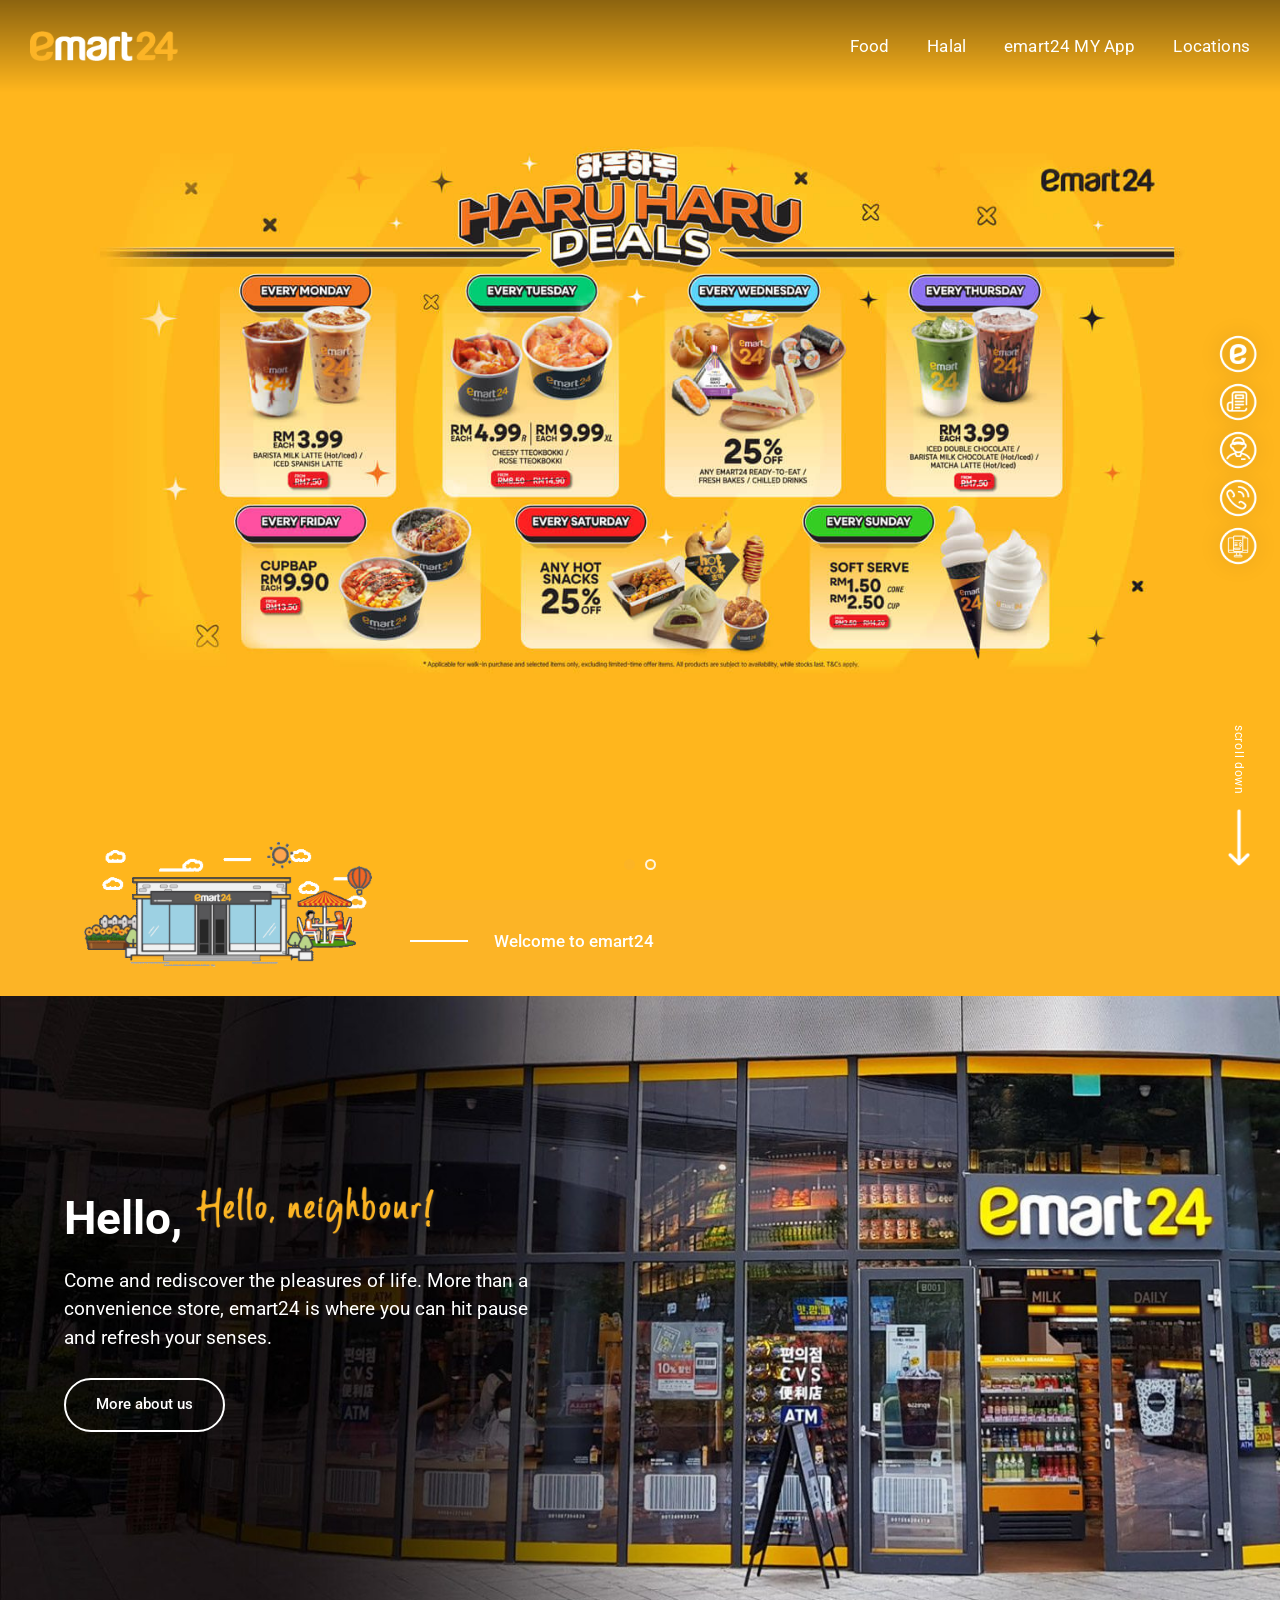
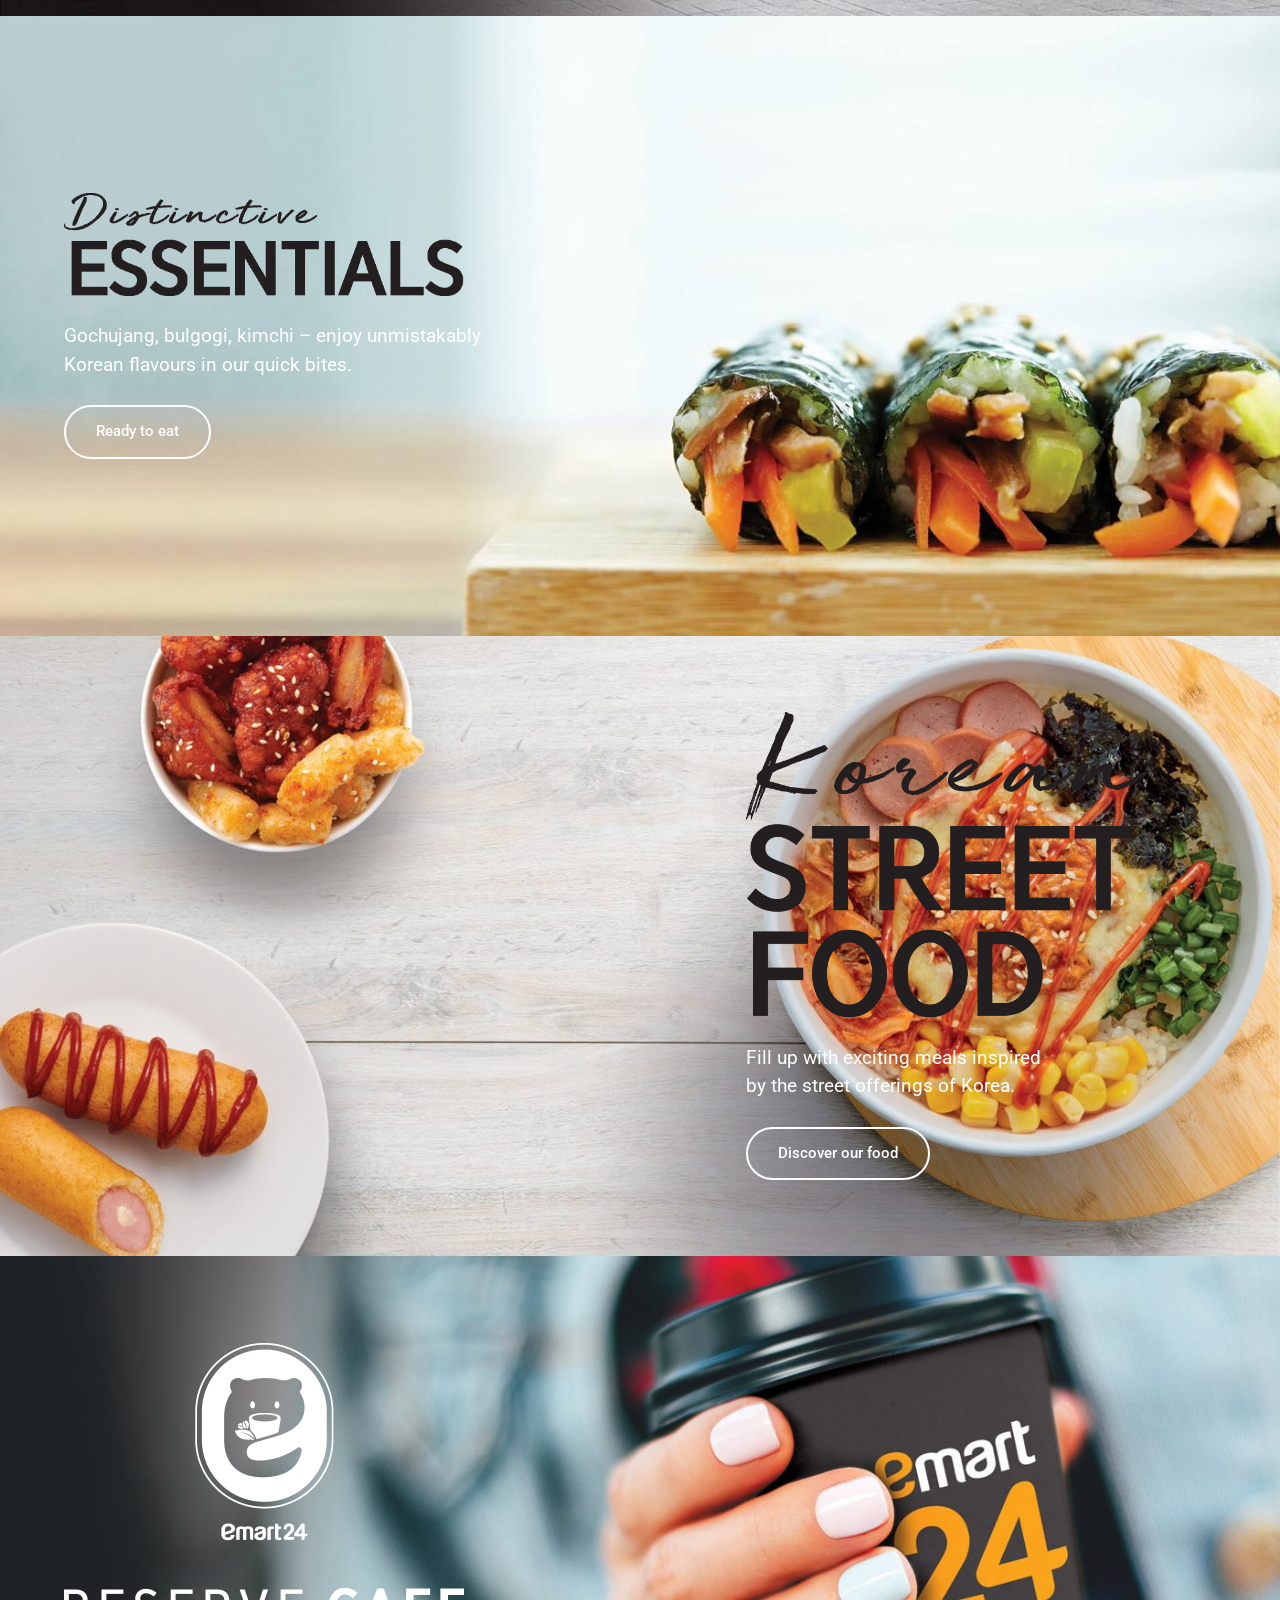
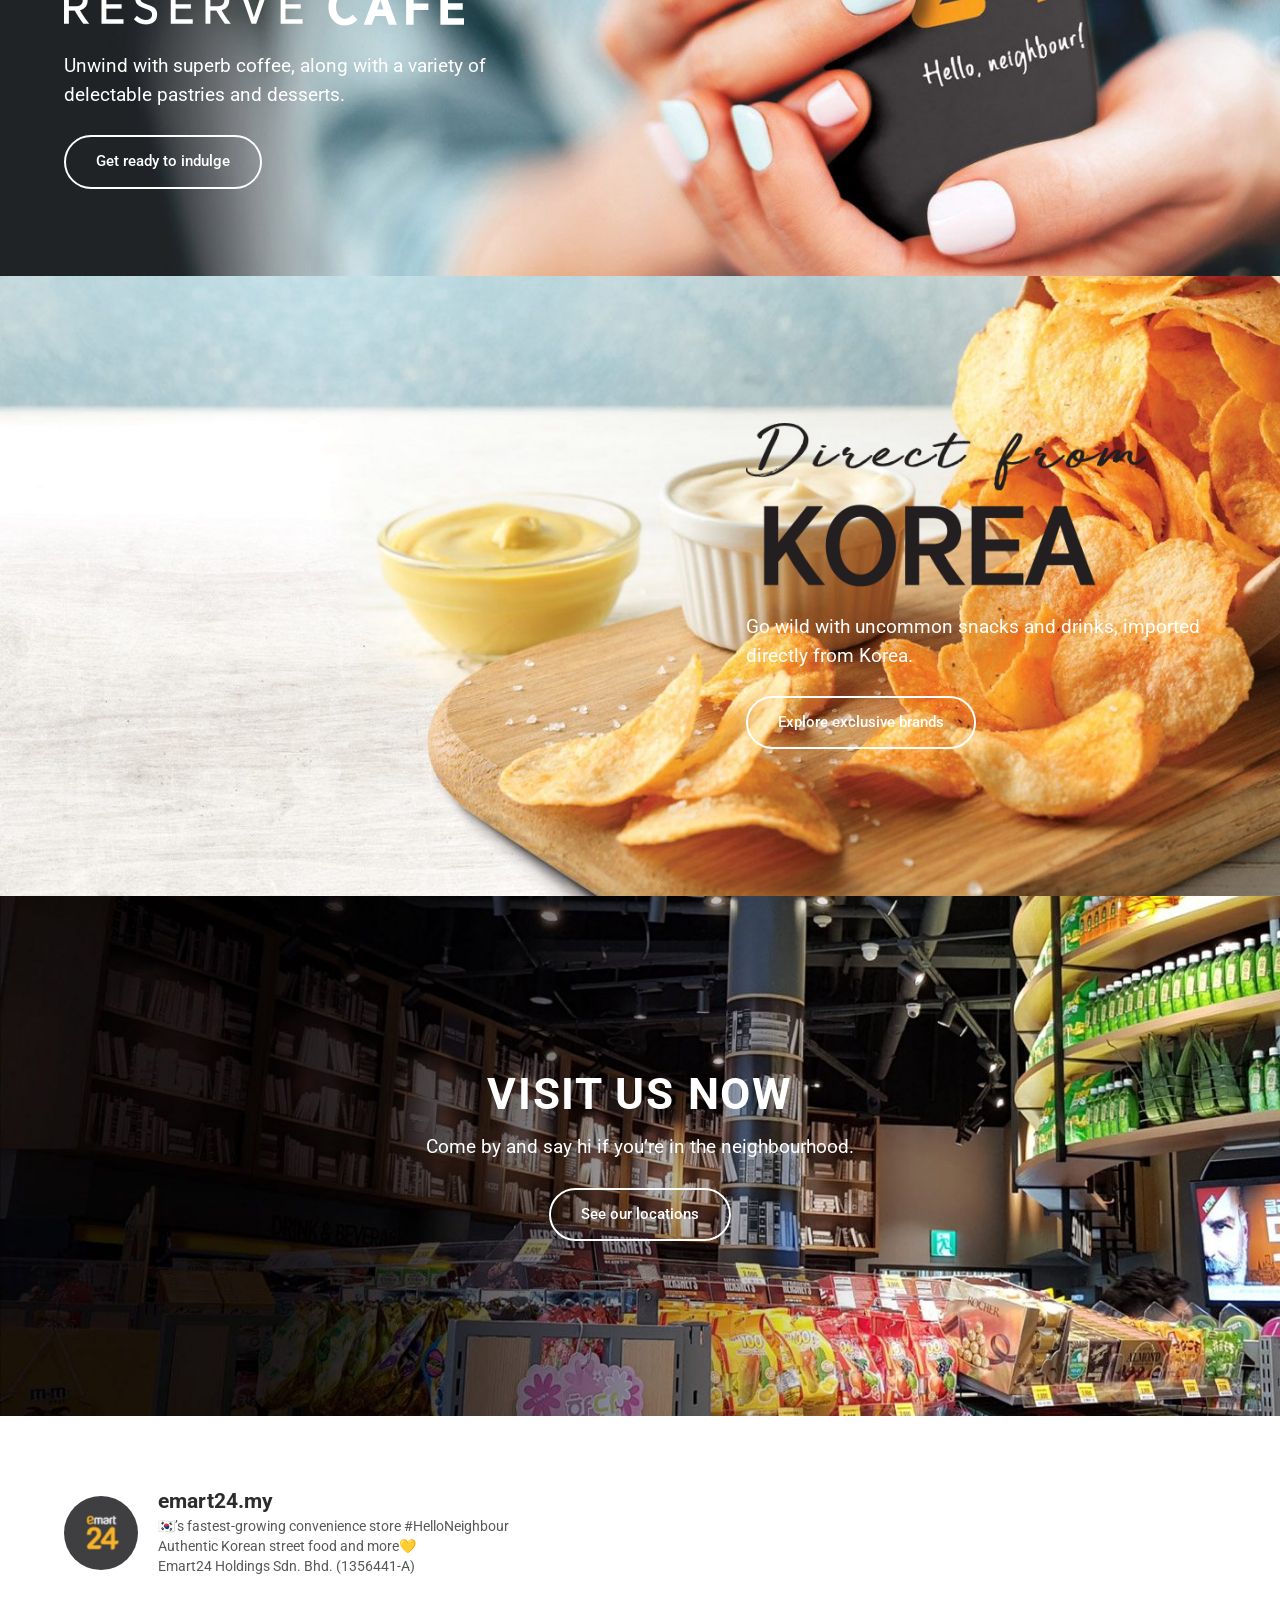
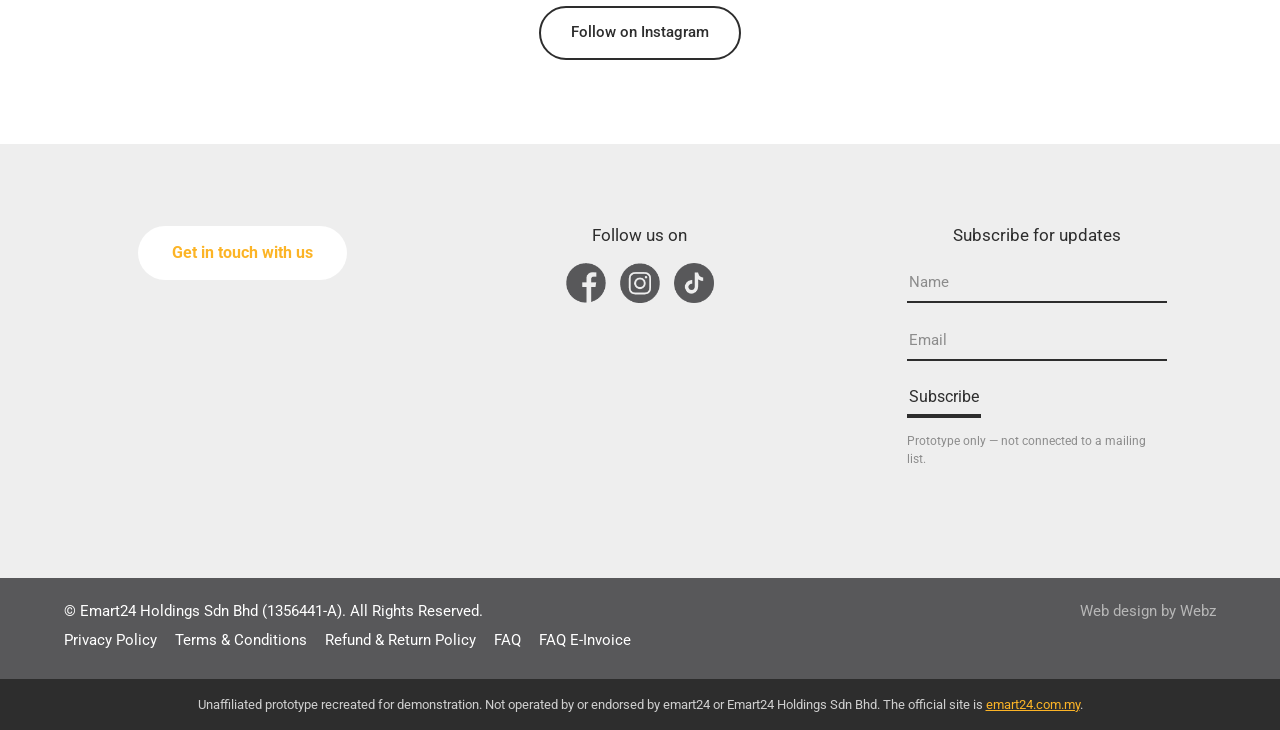
<file: index.html>
<!DOCTYPE html>
<html lang="en">
<head>
<meta charset="utf-8">
<meta name="viewport" content="width=device-width, initial-scale=1">
<title>emart24 | Korea's Fastest Growing Convenience Store Now in Malaysia!</title>
<meta name="description" content="emart24 Malaysia — Korean convenience store food, e-kafe halal certified stores and outlet locations.">
<meta name="robots" content="noindex, nofollow">
<link rel="icon" href="assets/logo.png">
<link rel="preconnect" href="https://fonts.googleapis.com">
<link rel="preconnect" href="https://fonts.gstatic.com" crossorigin>
<link href="https://fonts.googleapis.com/css2?family=Roboto:wght@300;400;500;700;900&display=swap" rel="stylesheet">
<link rel="stylesheet" href="styles.css">
</head>
<body>
<a class="sr-only" href="#main">Skip to content</a>

<header class="site-header">
  <div class="header-inner">
    <a class="brand" href="index.html" aria-label="emart24 home">
      <img src="assets/logo.png" alt="emart24" width="148" height="41">
    </a>
    <button class="nav-toggle" type="button" aria-expanded="false" aria-controls="primary-nav" aria-label="Menu">
      <span></span><span></span><span></span>
    </button>
    <nav class="main-nav" id="primary-nav" aria-label="Primary">
      <ul>
        <li><a href="food.html">Food</a></li>
        <li><a href="halal.html">Halal</a></li>
        <li><a href="https://emart24.com.my/emart24-my-app/" target="_blank" rel="noopener">emart24 MY App</a></li>
        <li><a href="locations.html">Locations</a></li>
      </ul>
    </nav>
  </div>
</header>

<ul class="side-rail" aria-label="Company links">
  <li class="about"><a href="https://emart24.com.my/about/" target="_blank" rel="noopener" aria-label="About"></a><span class="rail-label" aria-hidden="true">About</span></li>
  <li class="press"><a href="https://emart24.com.my/press/" target="_blank" rel="noopener" aria-label="Press"></a><span class="rail-label" aria-hidden="true">Press</span></li>
  <li class="careers"><a href="https://emart24.com.my/careers/" target="_blank" rel="noopener" aria-label="Careers"></a><span class="rail-label" aria-hidden="true">Careers</span></li>
  <li class="contact"><a href="https://emart24.com.my/contact/" target="_blank" rel="noopener" aria-label="Contact"></a><span class="rail-label" aria-hidden="true">Contact</span></li>
  <li class="einvoice"><a href="https://emart24.com.my/faq-e-invoice/" target="_blank" rel="noopener" aria-label="FAQ E-Invoice"></a><span class="rail-label" aria-hidden="true">FAQ E-Invoice</span></li>
</ul>

<main id="main">
<h1 class="sr-only">emart24 | Korea&rsquo;s Fastest Growing Convenience Store Now in Malaysia!</h1>
<section class="hero" aria-label="Featured promotions">
  <div class="hero-slides">
    <div class="hero-slide is-active" role="img" aria-label="Haru Haru Deals promotional banner" style="background-image:url('assets/banner-haru-haru-deals-202606-emart24.jpg')"></div>
    <div class="hero-slide" role="img" aria-label="#TopSeller promotional banner — The Real Taste of Korea, only at emart24" style="background-image:url('assets/banner-top-seller-202605-emart24.jpg')"></div>
  </div>
  <div class="hero-dots" role="tablist" aria-label="Banner"></div>
  <div class="scroll-hint" aria-hidden="true">
    <span>scroll down</span>
    <img src="assets/arrow-down.png" alt="" width="22">
  </div>

</section>
<section class="welcome-strip">
  <div class="shell">
    <img class="store-anim" src="assets/store-animate3.gif" alt="Illustration of an emart24 storefront" width="320">
    <span class="rule" aria-hidden="true"></span>
    <p>Welcome to emart24</p>
  </div>
</section>
<section class="band" style="background-image:url('assets/section-banner-1a.jpg')">
  <div class="shell">
    <div class="band-copy">
      <div class="hello-lockup"><h2>Hello,</h2><img src="assets/txt-hello-neighbour.png" alt="neighbour!" width="250"></div>
      <p>Come and rediscover the pleasures of life. More than a convenience store, emart24 is where you can hit pause and refresh your senses.</p>
      <a class="btn" href="https://emart24.com.my/about/" target="_blank" rel="noopener">More about us</a>
    </div>
  </div>
</section>
<section class="band" style="background-image:url('assets/section-banner-3.jpg')">
  <div class="shell">
    <div class="band-copy">
      <img class="band-mark" src="assets/txt-distinctive-essential-2.png" alt="" width="400">
      <p>Gochujang, bulgogi, kimchi &ndash; enjoy unmistakably Korean flavours in our quick bites.</p>
      <a class="btn" href="food.html#ready-to-eat">Ready to eat</a>
    </div>
  </div>
</section>
<section class="band band--right" style="background-image:url('assets/section-banner-2.jpg')">
  <div class="shell">
    <div class="band-copy">
      <img class="band-mark" src="assets/txt-korean-street-food.png" alt="" width="400">
      <p>Fill up with exciting meals inspired<br>by the street offerings of Korea.</p>
      <a class="btn" href="food.html#street-food">Discover our food</a>
    </div>
  </div>
</section>
<section class="band" style="background-image:url('assets/section-banner-5.jpg')">
  <div class="shell">
    <div class="band-copy">
      <img class="band-mark" src="assets/logo-reserve-cafe.png" alt="" width="250">
      <p>Unwind with superb coffee, along with a variety of delectable pastries and desserts.</p>
      <a class="btn" href="https://emart24.com.my/food/reserve-cafe/#products" target="_blank" rel="noopener">Get ready to indulge</a>
    </div>
  </div>
</section>
<section class="band band--right" style="background-image:url('assets/section-banner-4.jpg')">
  <div class="shell">
    <div class="band-copy">
      <img class="band-mark" src="assets/txt-direct-from-korea.png" alt="" width="400">
      <p>Go wild with uncommon snacks and drinks, imported directly from Korea.</p>
      <a class="btn" href="https://emart24.com.my/exclusive-brands/no-brand/#products" target="_blank" rel="noopener">Explore exclusive brands</a>
    </div>
  </div>
</section>
<section class="band band--visit" style="background-image:url('assets/section-banner-8a.jpg')">
  <div class="shell">
    <div class="band-copy">
      <h2>Visit us now</h2>
      <p>Come by and say hi if you&rsquo;re in the neighbourhood.</p>
      <a class="btn" href="locations.html">See our locations</a>
    </div>
  </div>
</section>
<section class="ig-section">
  <div class="shell">
    <div class="ig-head">
      <img class="ig-avatar" src="assets/emart24.my.webp" alt="emart24.my on Instagram" width="74" height="74">
      <div>
        <h3>emart24.my</h3>
        <p>&#127472;&#127479;&rsquo;s fastest-growing convenience store #HelloNeighbour<br>Authentic Korean street food and more&#128155;<br>Emart24 Holdings Sdn. Bhd. (1356441-A)</p>
      </div>
    </div>
    <div class="ig-actions">
      <a class="btn btn--dark" href="https://www.instagram.com/emart24.my/" target="_blank" rel="noopener">Follow on Instagram</a>
    </div>
  </div>
</section>
</main>
<footer class="site-footer">
  <div class="shell">
    <div class="footer-top">
      <div class="footer-col">
        <a class="pill-link" href="https://emart24.com.my/contact/" target="_blank" rel="noopener">Get in touch with us</a>
      </div>
      <div class="footer-col">
        <h4>Follow us on</h4>
        <div class="social-row">
          <a href="https://www.facebook.com/emart24.my/" target="_blank" rel="noopener" aria-label="emart24 on Facebook"><img src="assets/icon-fb.png" alt="" width="40" height="40"></a>
          <a href="https://www.instagram.com/emart24.my/" target="_blank" rel="noopener" aria-label="emart24 on Instagram"><img src="assets/icon-insta.png" alt="" width="40" height="40"></a>
          <a href="https://www.tiktok.com/@emart24.my?lang=en" target="_blank" rel="noopener" aria-label="emart24 on TikTok"><img src="assets/icon-tiktok-1.png" alt="" width="40" height="40"></a>
        </div>
      </div>
      <div class="footer-col">
        <h4>Subscribe for updates</h4>
        <div class="subscribe">
          <form novalidate>
            <label class="sr-only" for="sub-name">Name</label>
            <input class="field" id="sub-name" name="name" type="text" placeholder="Name" autocomplete="name">
            <label class="sr-only" for="sub-email">Email</label>
            <input class="field" id="sub-email" name="email" type="email" placeholder="Email" autocomplete="email">
            <button type="submit">Subscribe</button>
          </form>
          <p class="footer-note">Prototype only — not connected to a mailing list.</p>
        </div>
      </div>
    </div>
  </div>
  <div class="footer-bottom">
    <div class="shell">
      <div>
        <p>&copy; Emart24 Holdings Sdn Bhd (1356441-A). All Rights Reserved.</p>
        <div class="footer-links">
        <a href="https://emart24.com.my/privacy-policy/" target="_blank" rel="noopener">Privacy Policy</a>
        <a href="https://emart24.com.my/terms-conditions/" target="_blank" rel="noopener">Terms & Conditions</a>
        <a href="https://emart24.com.my/refund-return-policy/" target="_blank" rel="noopener">Refund & Return Policy</a>
        <a href="https://emart24.com.my/faq/" target="_blank" rel="noopener">FAQ</a>
        <a href="https://emart24.com.my/faq-e-invoice/" target="_blank" rel="noopener">FAQ E-Invoice</a>
        </div>
      </div>
      <span class="credit">Web design by Webz</span>
    </div>
  </div>
</footer>

<div class="disclosure">
  Unaffiliated prototype recreated for demonstration. Not operated by or endorsed by emart24 or
  Emart24 Holdings Sdn Bhd. The official site is
  <a href="https://emart24.com.my/" target="_blank" rel="noopener">emart24.com.my</a>.
</div>

<button class="to-top" type="button" aria-label="Back to top">&#94;</button>

<script src="data.js"></script>
<script src="script.js"></script>

<script>
  // BotBonnie WebChat. Page ID only — never place API tokens, API secrets
  // or CRM encryption keys in static frontend code.
  const BOTBONNIE_PAGE_ID = "page-76f0f7a558854c7aa46afcc6";

  window.BBAsyncInit = function () {
    BB.init({
      appId: BOTBONNIE_PAGE_ID
    });
  };
</script>
<script async type="text/javascript" src="https://asset.botbonnie.com/sdk/sdk.js"></script>
</body>
</html>
</file>
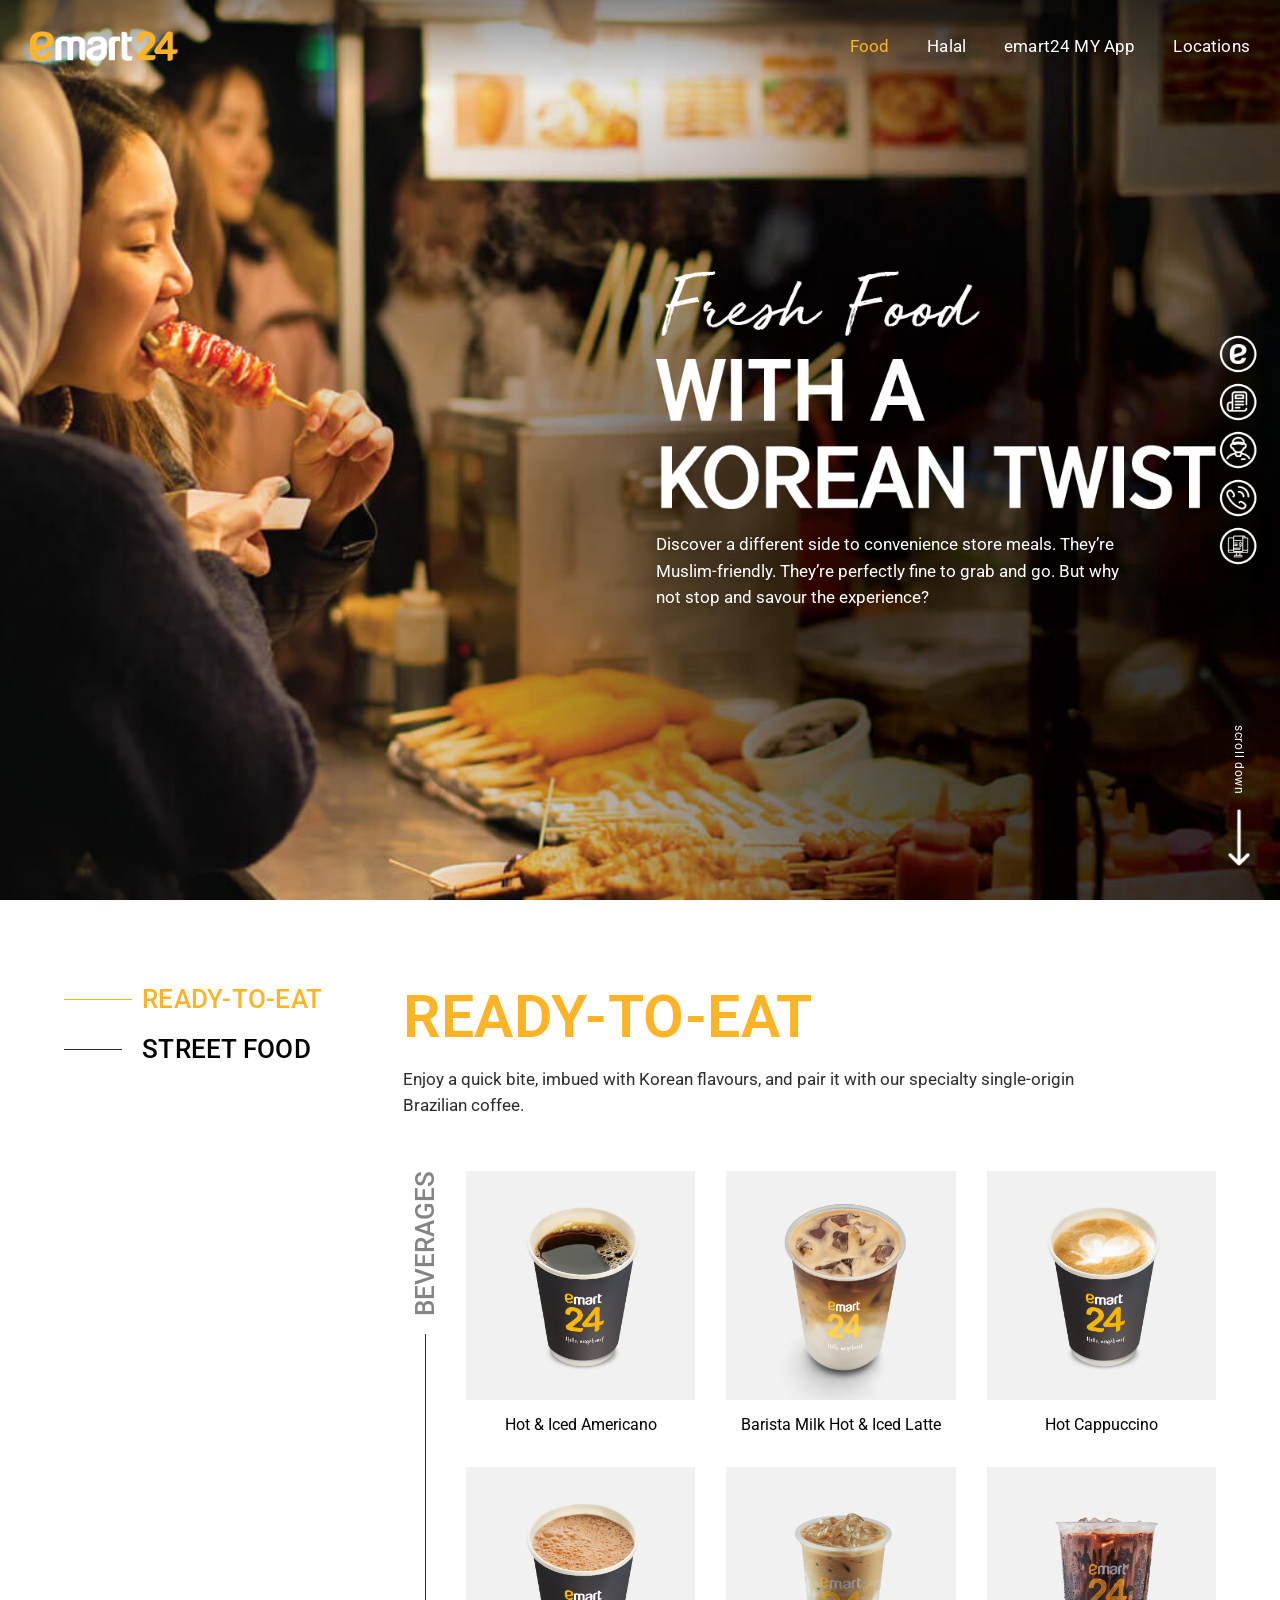
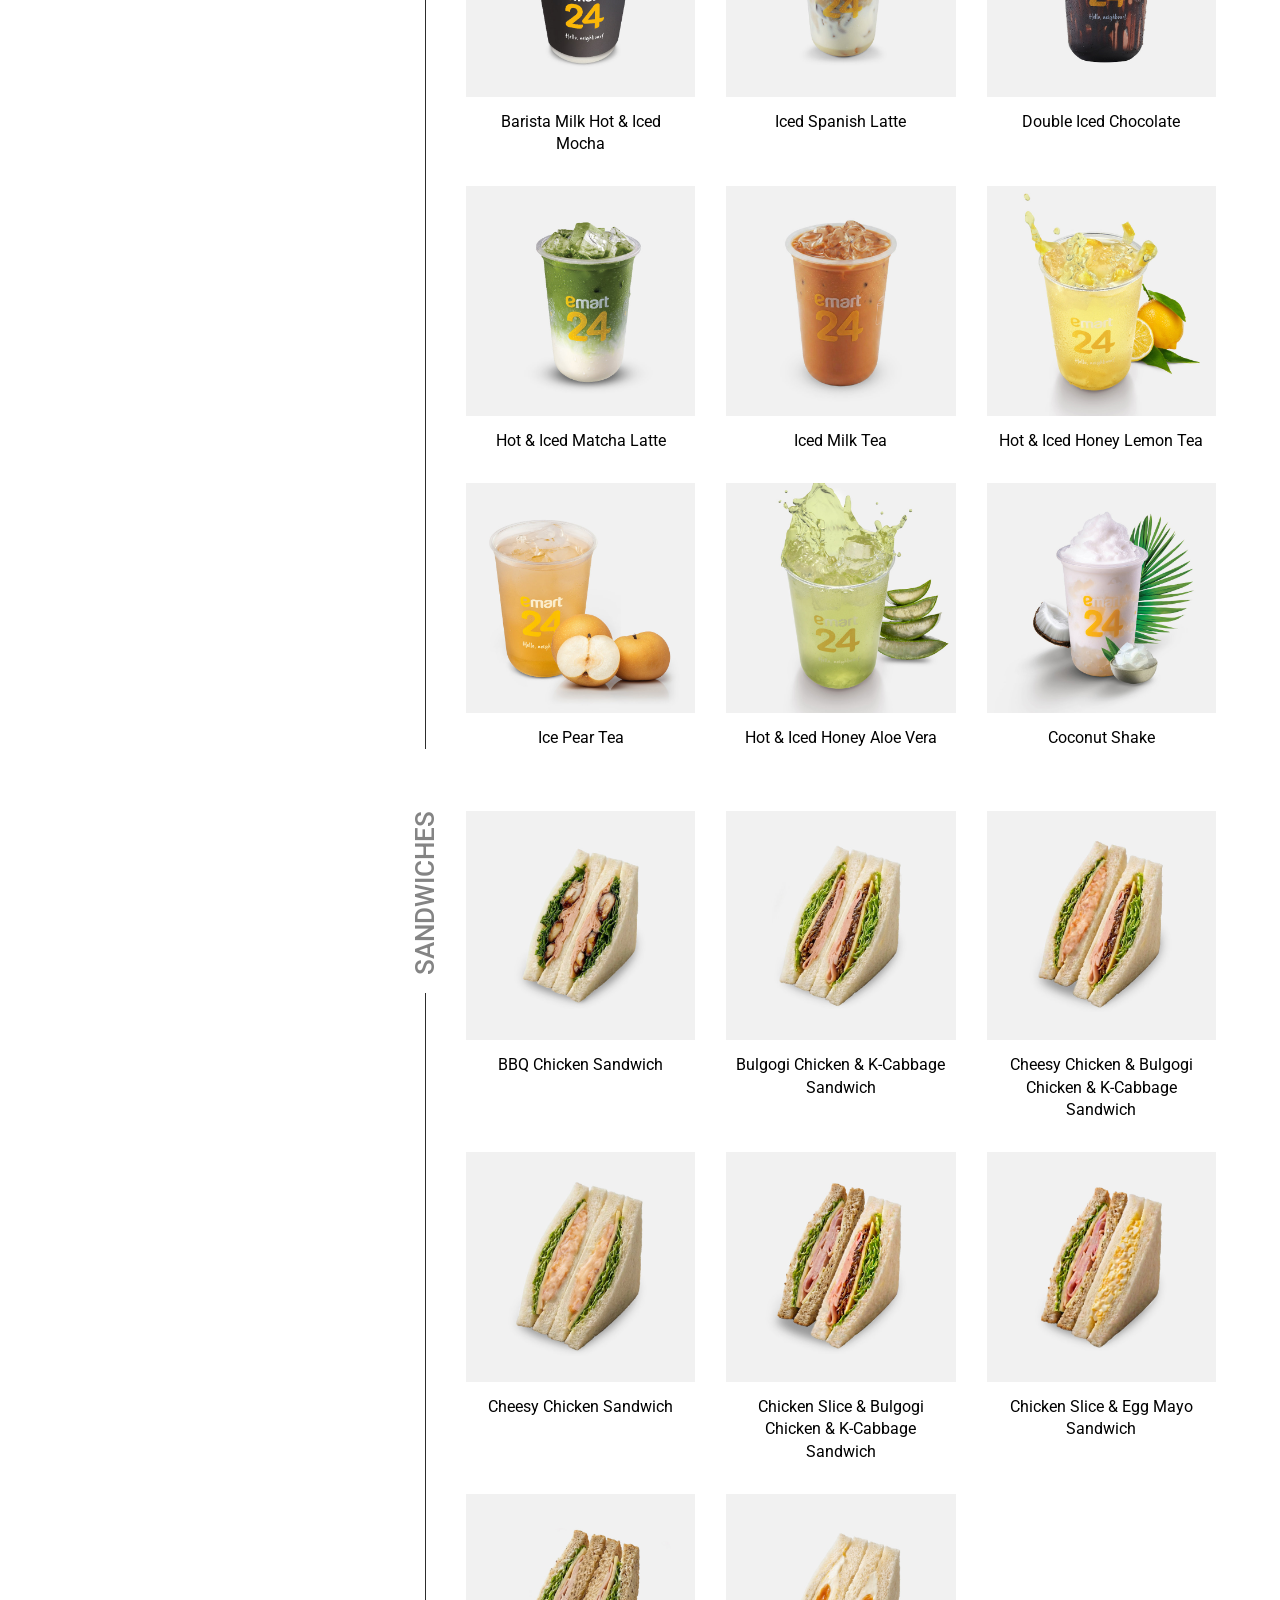
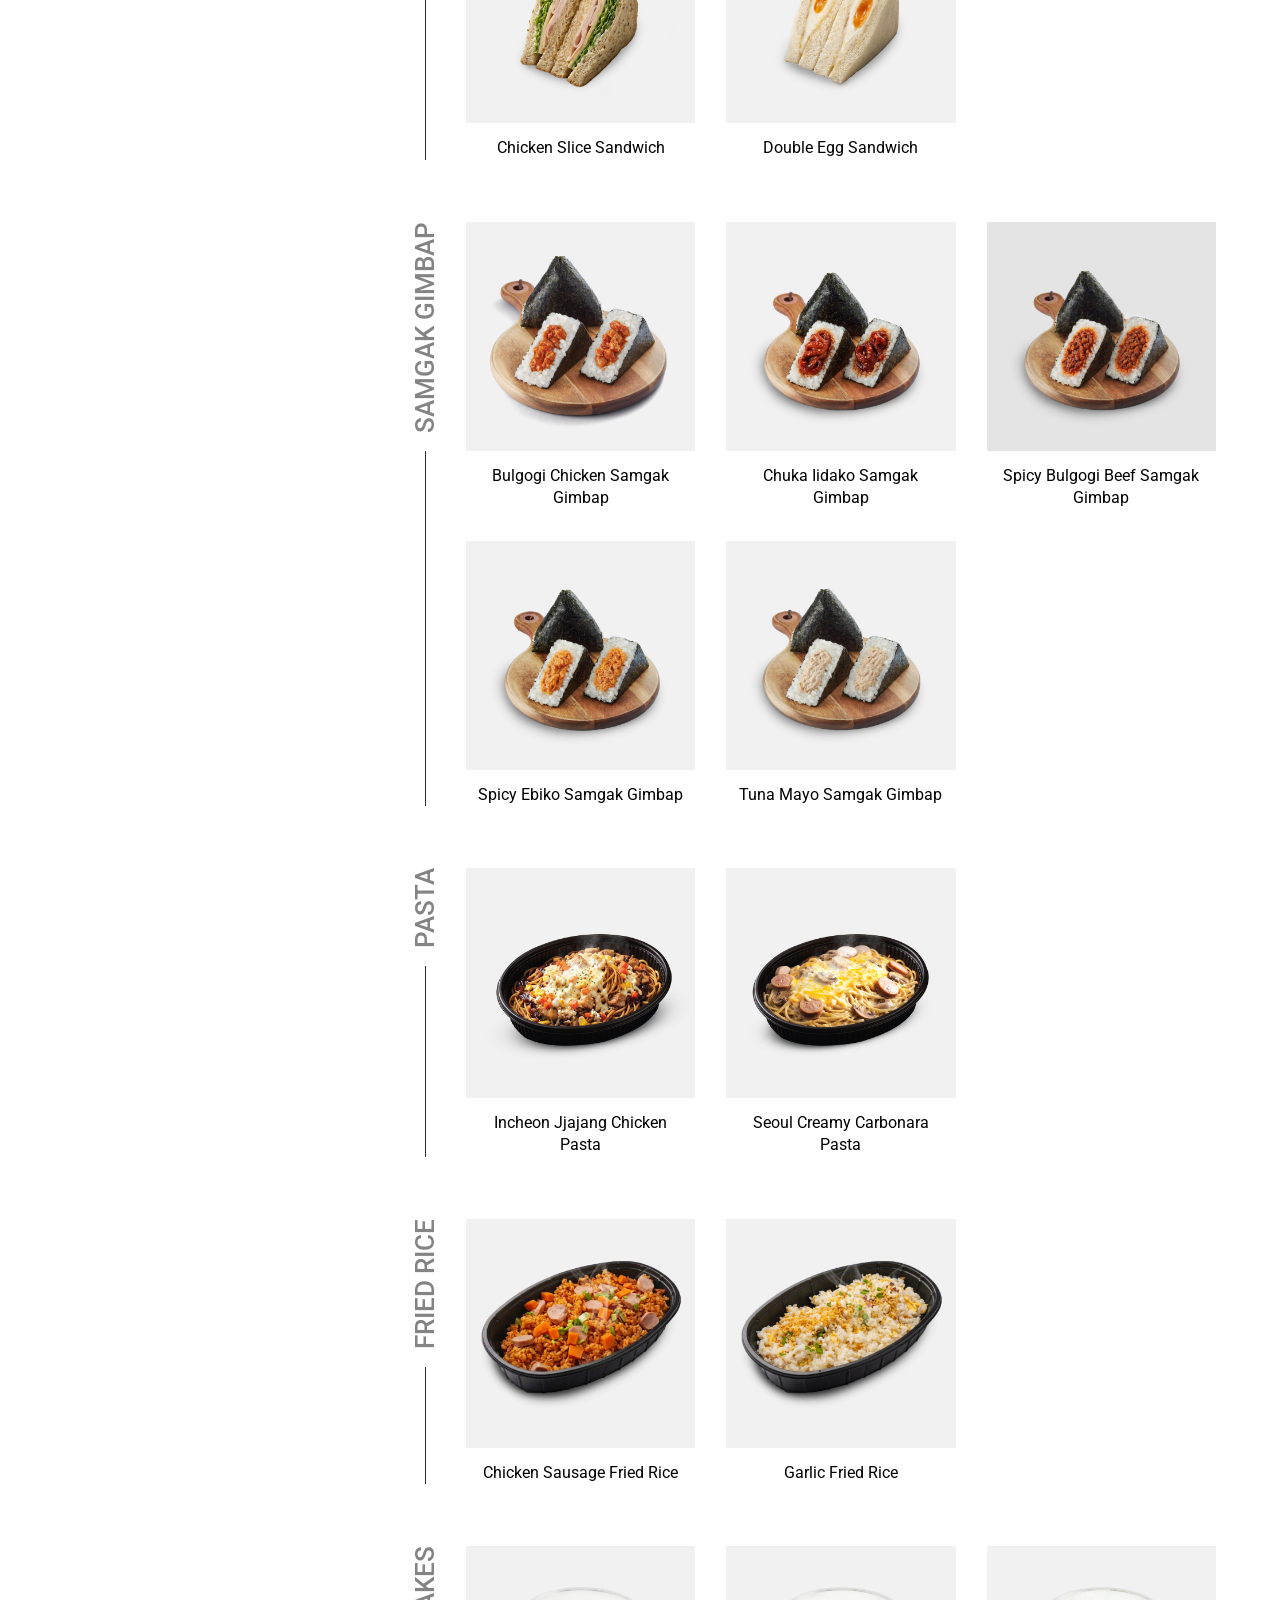
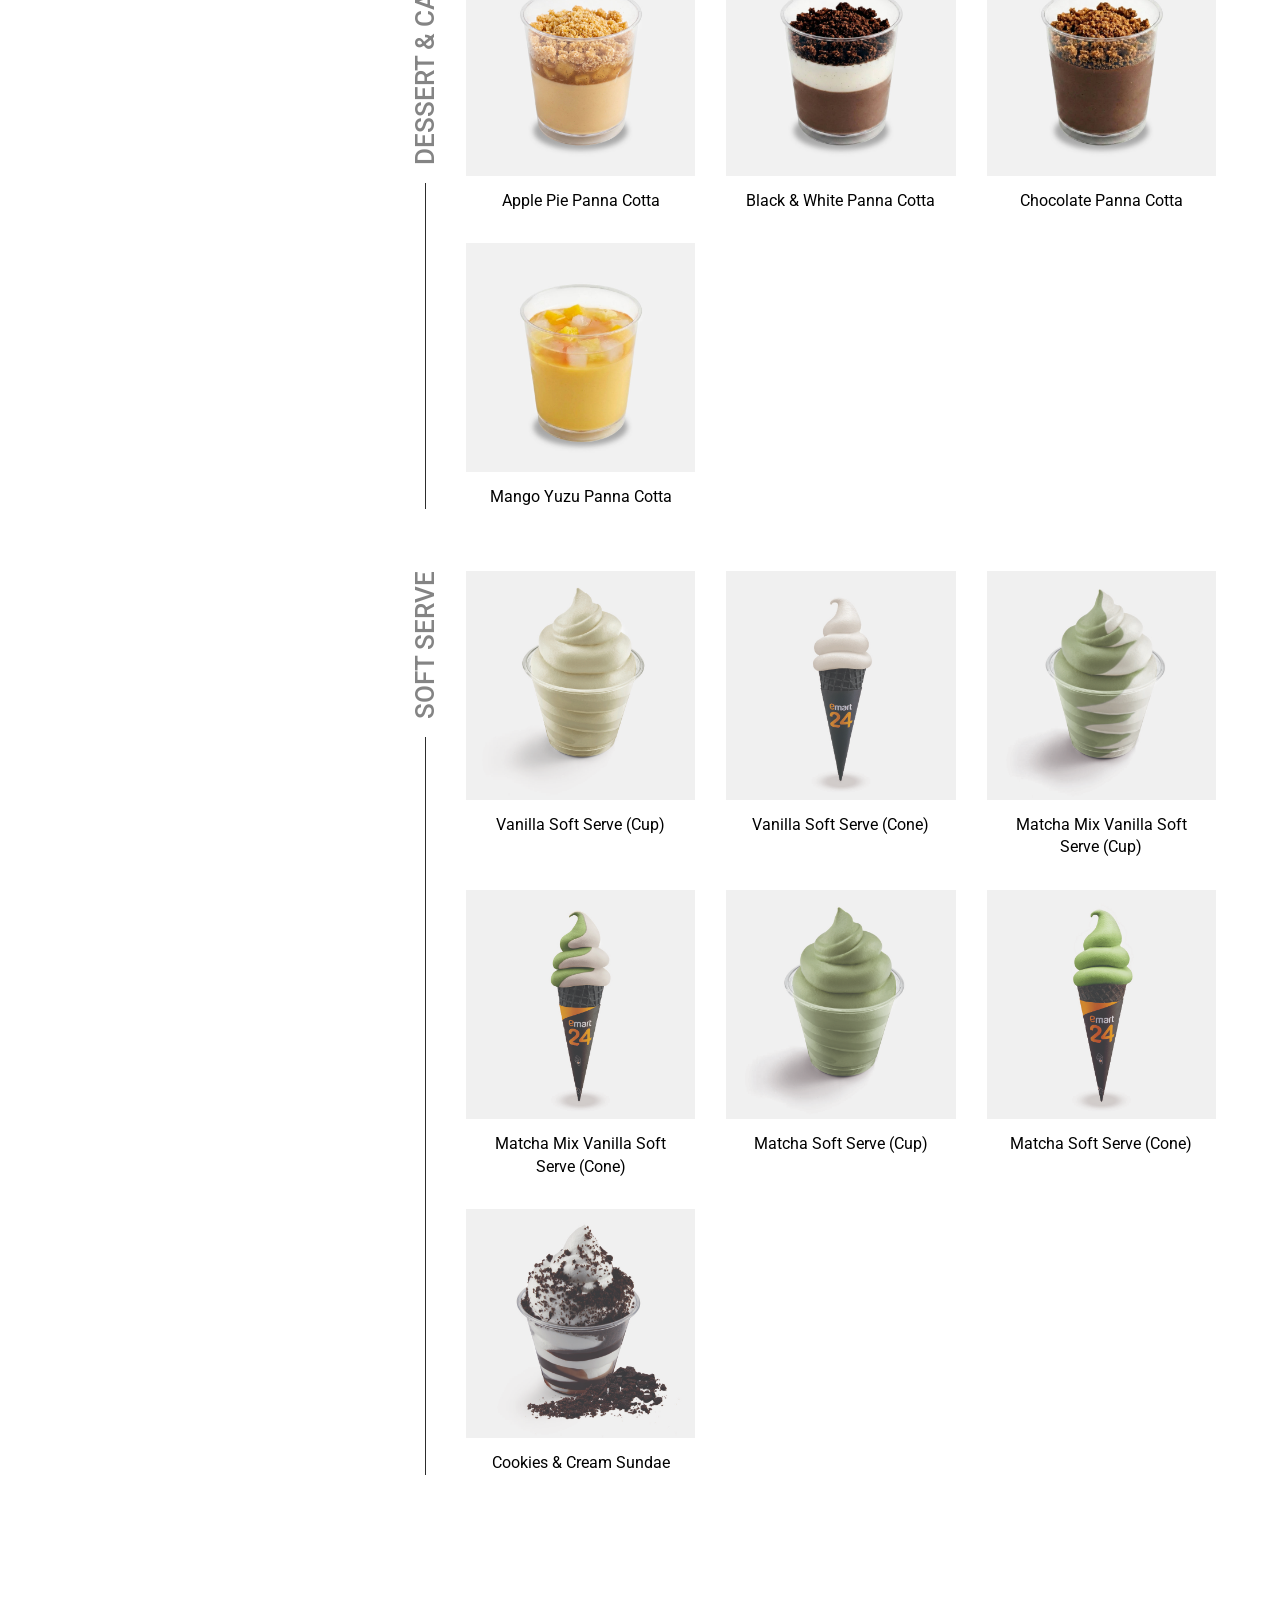
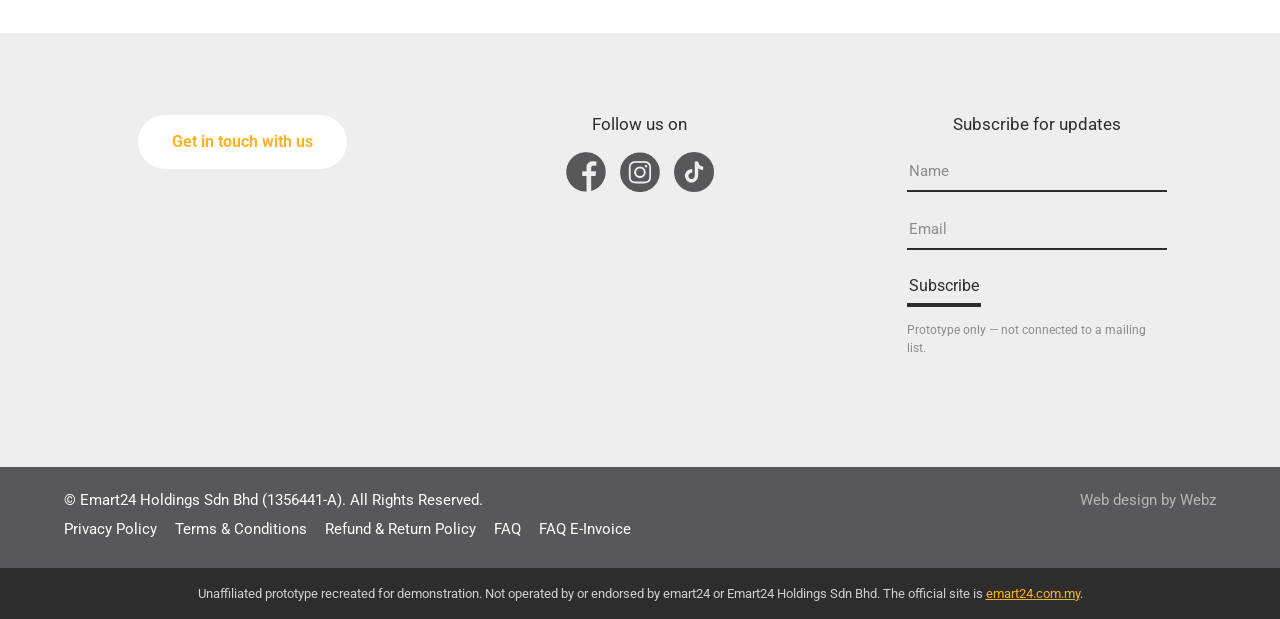
<file: food.html>
<!DOCTYPE html>
<html lang="en">
<head>
<meta charset="utf-8">
<meta name="viewport" content="width=device-width, initial-scale=1">
<title>Food - emart24</title>
<meta name="description" content="emart24 Malaysia ready-to-eat and Korean street food menu.">
<meta name="robots" content="noindex, nofollow">
<link rel="icon" href="assets/logo.png">
<link rel="preconnect" href="https://fonts.googleapis.com">
<link rel="preconnect" href="https://fonts.gstatic.com" crossorigin>
<link href="https://fonts.googleapis.com/css2?family=Roboto:wght@300;400;500;700;900&display=swap" rel="stylesheet">
<link rel="stylesheet" href="styles.css">
</head>
<body>
<a class="sr-only" href="#main">Skip to content</a>

<header class="site-header">
  <div class="header-inner">
    <a class="brand" href="index.html" aria-label="emart24 home">
      <img src="assets/logo.png" alt="emart24" width="148" height="41">
    </a>
    <button class="nav-toggle" type="button" aria-expanded="false" aria-controls="primary-nav" aria-label="Menu">
      <span></span><span></span><span></span>
    </button>
    <nav class="main-nav" id="primary-nav" aria-label="Primary">
      <ul>
        <li><a href="food.html" aria-current="page">Food</a></li>
        <li><a href="halal.html">Halal</a></li>
        <li><a href="https://emart24.com.my/emart24-my-app/" target="_blank" rel="noopener">emart24 MY App</a></li>
        <li><a href="locations.html">Locations</a></li>
      </ul>
    </nav>
  </div>
</header>

<ul class="side-rail" aria-label="Company links">
  <li class="about"><a href="https://emart24.com.my/about/" target="_blank" rel="noopener" aria-label="About"></a><span class="rail-label" aria-hidden="true">About</span></li>
  <li class="press"><a href="https://emart24.com.my/press/" target="_blank" rel="noopener" aria-label="Press"></a><span class="rail-label" aria-hidden="true">Press</span></li>
  <li class="careers"><a href="https://emart24.com.my/careers/" target="_blank" rel="noopener" aria-label="Careers"></a><span class="rail-label" aria-hidden="true">Careers</span></li>
  <li class="contact"><a href="https://emart24.com.my/contact/" target="_blank" rel="noopener" aria-label="Contact"></a><span class="rail-label" aria-hidden="true">Contact</span></li>
  <li class="einvoice"><a href="https://emart24.com.my/faq-e-invoice/" target="_blank" rel="noopener" aria-label="FAQ E-Invoice"></a><span class="rail-label" aria-hidden="true">FAQ E-Invoice</span></li>
</ul>

<main id="main">
<section class="hero hero--inner hero--food" aria-label="Fresh food with a Korean twist">
  <div class="hero-bg" style="background-image:url('assets/food-inner-banner3.jpg')"></div>
  <div class="hero-copy shell">
    <div class="food-title">
      <h1><img src="assets/inner-title-korean-street-food.png" alt="Fresh food with a Korean twist" width="705" height="300"></h1>
      <p>Discover a different side to convenience store meals. They&rsquo;re Muslim-friendly. They&rsquo;re perfectly fine to grab and go. But why not stop and savour the experience?</p>
    </div>
  </div>
  <div class="scroll-hint" aria-hidden="true">
    <span>scroll down</span>
    <img src="assets/arrow-down.png" alt="" width="22">
  </div>

</section>
<div class="shell" data-food id="products">
  <div class="food-layout">
    <div class="food-tabs-rail" role="tablist" aria-label="Food categories"></div>
    <div class="food-panels"></div>
  </div>
</div>
</main>
<footer class="site-footer">
  <div class="shell">
    <div class="footer-top">
      <div class="footer-col">
        <a class="pill-link" href="https://emart24.com.my/contact/" target="_blank" rel="noopener">Get in touch with us</a>
      </div>
      <div class="footer-col">
        <h4>Follow us on</h4>
        <div class="social-row">
          <a href="https://www.facebook.com/emart24.my/" target="_blank" rel="noopener" aria-label="emart24 on Facebook"><img src="assets/icon-fb.png" alt="" width="40" height="40"></a>
          <a href="https://www.instagram.com/emart24.my/" target="_blank" rel="noopener" aria-label="emart24 on Instagram"><img src="assets/icon-insta.png" alt="" width="40" height="40"></a>
          <a href="https://www.tiktok.com/@emart24.my?lang=en" target="_blank" rel="noopener" aria-label="emart24 on TikTok"><img src="assets/icon-tiktok-1.png" alt="" width="40" height="40"></a>
        </div>
      </div>
      <div class="footer-col">
        <h4>Subscribe for updates</h4>
        <div class="subscribe">
          <form novalidate>
            <label class="sr-only" for="sub-name">Name</label>
            <input class="field" id="sub-name" name="name" type="text" placeholder="Name" autocomplete="name">
            <label class="sr-only" for="sub-email">Email</label>
            <input class="field" id="sub-email" name="email" type="email" placeholder="Email" autocomplete="email">
            <button type="submit">Subscribe</button>
          </form>
          <p class="footer-note">Prototype only — not connected to a mailing list.</p>
        </div>
      </div>
    </div>
  </div>
  <div class="footer-bottom">
    <div class="shell">
      <div>
        <p>&copy; Emart24 Holdings Sdn Bhd (1356441-A). All Rights Reserved.</p>
        <div class="footer-links">
        <a href="https://emart24.com.my/privacy-policy/" target="_blank" rel="noopener">Privacy Policy</a>
        <a href="https://emart24.com.my/terms-conditions/" target="_blank" rel="noopener">Terms & Conditions</a>
        <a href="https://emart24.com.my/refund-return-policy/" target="_blank" rel="noopener">Refund & Return Policy</a>
        <a href="https://emart24.com.my/faq/" target="_blank" rel="noopener">FAQ</a>
        <a href="https://emart24.com.my/faq-e-invoice/" target="_blank" rel="noopener">FAQ E-Invoice</a>
        </div>
      </div>
      <span class="credit">Web design by Webz</span>
    </div>
  </div>
</footer>

<div class="disclosure">
  Unaffiliated prototype recreated for demonstration. Not operated by or endorsed by emart24 or
  Emart24 Holdings Sdn Bhd. The official site is
  <a href="https://emart24.com.my/" target="_blank" rel="noopener">emart24.com.my</a>.
</div>

<button class="to-top" type="button" aria-label="Back to top">&#94;</button>

<script src="data.js"></script>
<script src="script.js"></script>

<script>
  // BotBonnie WebChat. Page ID only — never place API tokens, API secrets
  // or CRM encryption keys in static frontend code.
  const BOTBONNIE_PAGE_ID = "page-76f0f7a558854c7aa46afcc6";

  window.BBAsyncInit = function () {
    BB.init({
      appId: BOTBONNIE_PAGE_ID
    });
  };
</script>
<script async type="text/javascript" src="https://asset.botbonnie.com/sdk/sdk.js"></script>
</body>
</html>
</file>
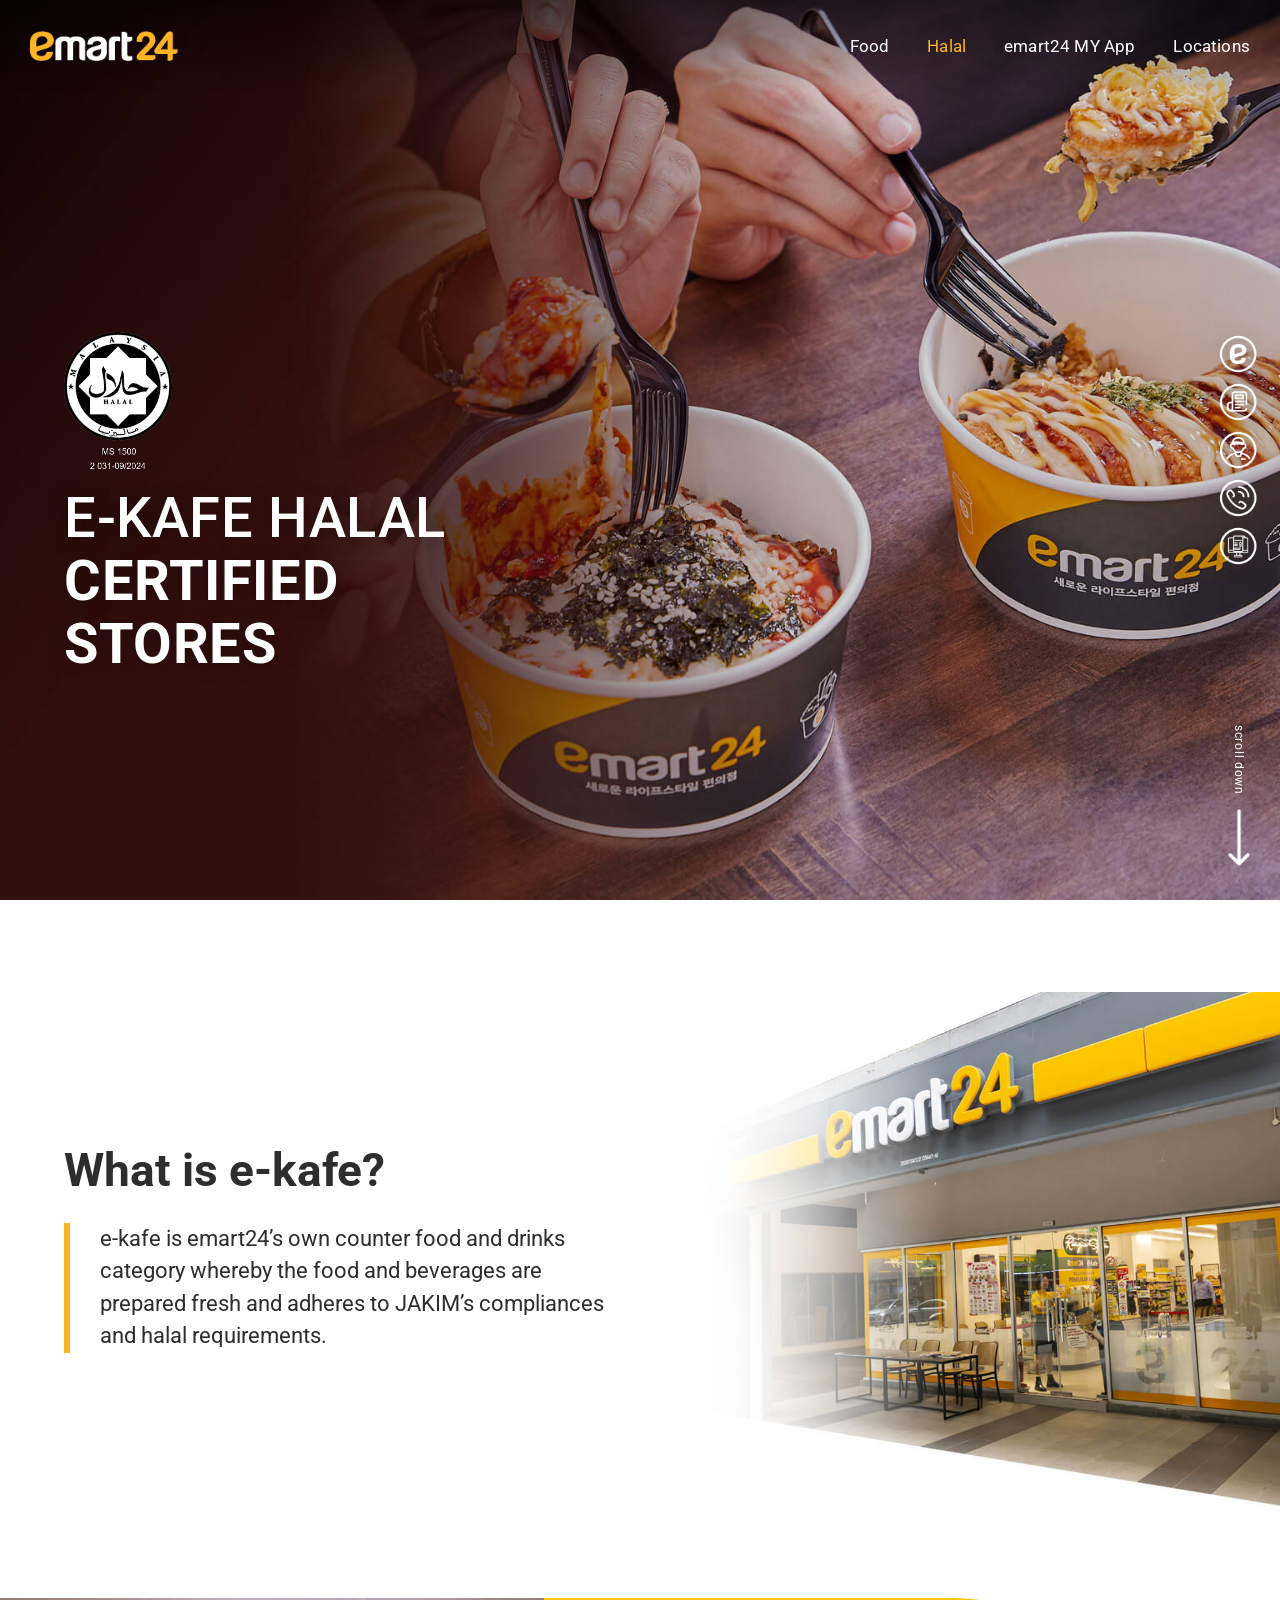
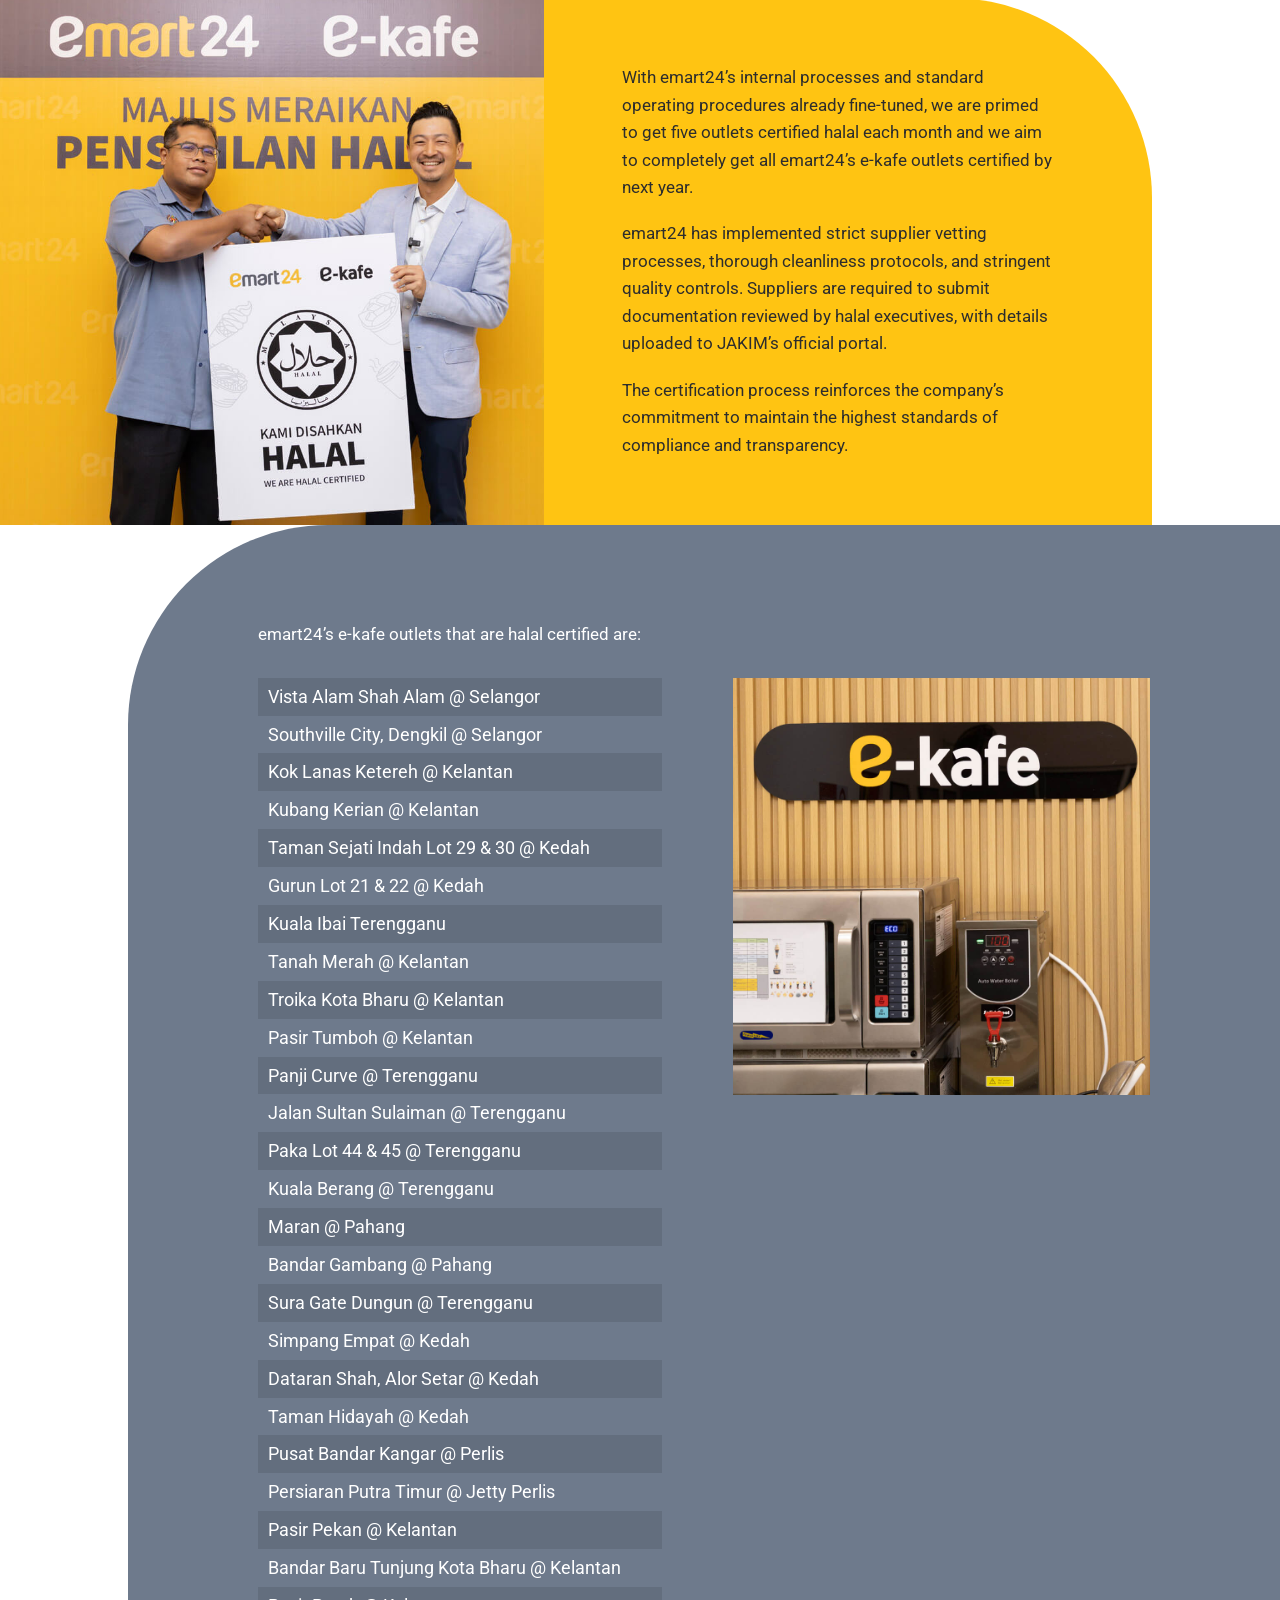
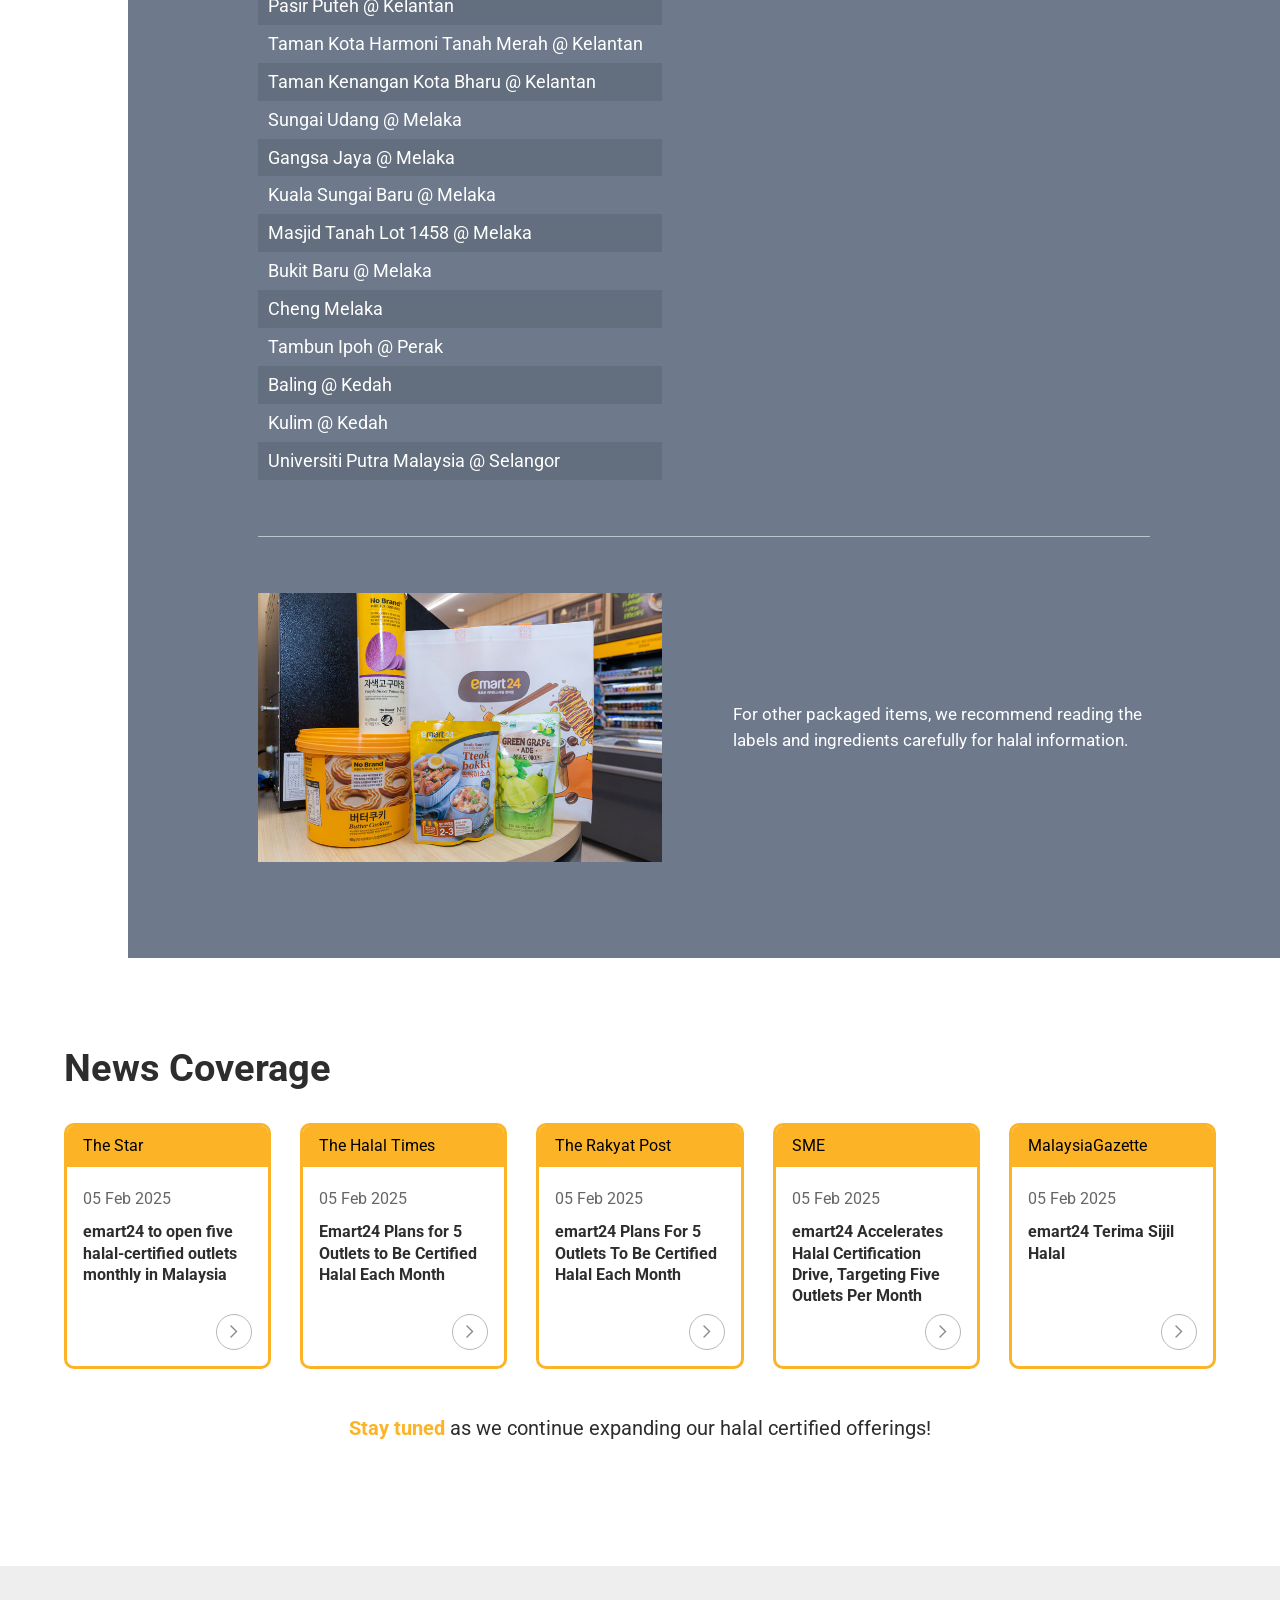
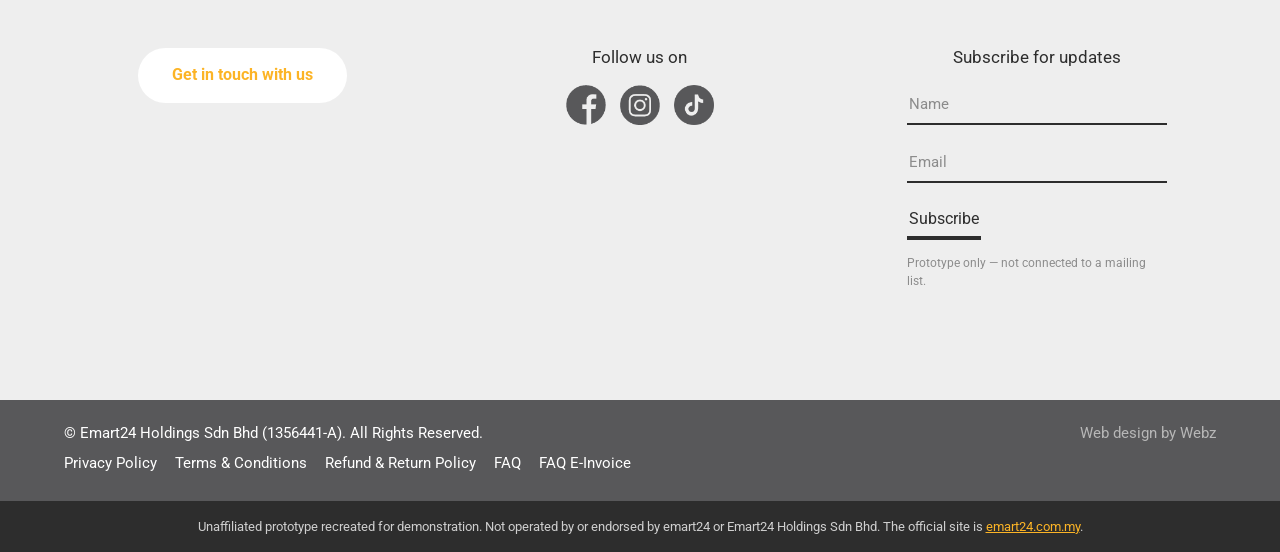
<file: halal.html>
<!DOCTYPE html>
<html lang="en">
<head>
<meta charset="utf-8">
<meta name="viewport" content="width=device-width, initial-scale=1">
<title>Halal - emart24</title>
<meta name="description" content="emart24 e-kafe halal certified stores, JAKIM compliance and news coverage.">
<meta name="robots" content="noindex, nofollow">
<link rel="icon" href="assets/logo.png">
<link rel="preconnect" href="https://fonts.googleapis.com">
<link rel="preconnect" href="https://fonts.gstatic.com" crossorigin>
<link href="https://fonts.googleapis.com/css2?family=Roboto:wght@300;400;500;700;900&display=swap" rel="stylesheet">
<link rel="stylesheet" href="styles.css">
</head>
<body>
<a class="sr-only" href="#main">Skip to content</a>

<header class="site-header">
  <div class="header-inner">
    <a class="brand" href="index.html" aria-label="emart24 home">
      <img src="assets/logo.png" alt="emart24" width="148" height="41">
    </a>
    <button class="nav-toggle" type="button" aria-expanded="false" aria-controls="primary-nav" aria-label="Menu">
      <span></span><span></span><span></span>
    </button>
    <nav class="main-nav" id="primary-nav" aria-label="Primary">
      <ul>
        <li><a href="food.html">Food</a></li>
        <li><a href="halal.html" aria-current="page">Halal</a></li>
        <li><a href="https://emart24.com.my/emart24-my-app/" target="_blank" rel="noopener">emart24 MY App</a></li>
        <li><a href="locations.html">Locations</a></li>
      </ul>
    </nav>
  </div>
</header>

<ul class="side-rail" aria-label="Company links">
  <li class="about"><a href="https://emart24.com.my/about/" target="_blank" rel="noopener" aria-label="About"></a><span class="rail-label" aria-hidden="true">About</span></li>
  <li class="press"><a href="https://emart24.com.my/press/" target="_blank" rel="noopener" aria-label="Press"></a><span class="rail-label" aria-hidden="true">Press</span></li>
  <li class="careers"><a href="https://emart24.com.my/careers/" target="_blank" rel="noopener" aria-label="Careers"></a><span class="rail-label" aria-hidden="true">Careers</span></li>
  <li class="contact"><a href="https://emart24.com.my/contact/" target="_blank" rel="noopener" aria-label="Contact"></a><span class="rail-label" aria-hidden="true">Contact</span></li>
  <li class="einvoice"><a href="https://emart24.com.my/faq-e-invoice/" target="_blank" rel="noopener" aria-label="FAQ E-Invoice"></a><span class="rail-label" aria-hidden="true">FAQ E-Invoice</span></li>
</ul>

<main id="main">
<section class="hero hero--inner hero--halal" aria-label="e-kafe halal certified stores">
  <div class="hero-bg" style="background-image:url('assets/bg-halal-emart24-1.jpg')"></div>
  <div class="hero-copy shell">
    <img class="halal-mark" src="assets/logo-halal-emart24.png" alt="Malaysia JAKIM halal certification mark" width="108">
    <h1>E-kafe halal<strong>Certified</strong><strong>Stores</strong></h1>
  </div>
  <div class="scroll-hint" aria-hidden="true">
    <span>scroll down</span>
    <img src="assets/arrow-down.png" alt="" width="22">
  </div>

</section>
<section class="section">
  <div class="shell">
    <div class="split">
      <div>
        <h2>What is e-kafe?</h2>
        <p class="quote-rule">e-kafe is emart24&rsquo;s own counter food and drinks category whereby the food and beverages are prepared fresh and adheres to JAKIM&rsquo;s compliances and halal requirements.</p>
      </div>
      <div class="ekafe-photo">
        <img src="assets/emart24-store.jpg" alt="An emart24 storefront with outdoor seating" loading="lazy">
      </div>
    </div>
  </div>
</section>
<section class="pensijilan">
  <div class="pensijilan-img">
    <img src="assets/img-pensijilan-halal-emart24.jpg" alt="emart24 e-kafe halal certification ceremony" loading="lazy">
  </div>
  <div class="pensijilan-copy">
    <p>With emart24&rsquo;s internal processes and standard operating procedures already fine-tuned, we are primed to get five outlets certified halal each month and we aim to completely get all emart24&rsquo;s e-kafe outlets certified by next year.</p>
    <p>emart24 has implemented strict supplier vetting processes, thorough cleanliness protocols, and stringent quality controls. Suppliers are required to submit documentation reviewed by halal executives, with details uploaded to JAKIM&rsquo;s official portal.</p>
    <p>The certification process reinforces the company&rsquo;s commitment to maintain the highest standards of compliance and transparency.</p>
  </div>
</section>
<section class="certified">
  <div class="certified-inner">
    <p class="cert-intro">emart24&rsquo;s e-kafe outlets that are halal certified are:</p>
    <div class="cert-grid">
      <ul class="cert-list" data-certified></ul>
      <div class="cert-aside">
        <img src="assets/img-ekafe-emart24.jpg" alt="e-kafe counter inside an emart24 store" loading="lazy">
      </div>
    </div>
    <div class="cert-divider" role="presentation"></div>
    <div class="packaged">
      <img src="assets/img-products-emart24.jpg" alt="Packaged emart24 and No Brand products" loading="lazy">
      <p>For other packaged items, we recommend reading the labels and ingredients carefully for halal information.</p>
    </div>
  </div>
</section>
<section class="news-section">
  <div class="shell">
    <h2>News Coverage</h2>
    <div class="news-grid" data-news></div>
    <p class="stay-tuned"><strong>Stay tuned</strong> as we continue expanding our halal certified offerings!</p>
  </div>
</section>
</main>
<footer class="site-footer">
  <div class="shell">
    <div class="footer-top">
      <div class="footer-col">
        <a class="pill-link" href="https://emart24.com.my/contact/" target="_blank" rel="noopener">Get in touch with us</a>
      </div>
      <div class="footer-col">
        <h4>Follow us on</h4>
        <div class="social-row">
          <a href="https://www.facebook.com/emart24.my/" target="_blank" rel="noopener" aria-label="emart24 on Facebook"><img src="assets/icon-fb.png" alt="" width="40" height="40"></a>
          <a href="https://www.instagram.com/emart24.my/" target="_blank" rel="noopener" aria-label="emart24 on Instagram"><img src="assets/icon-insta.png" alt="" width="40" height="40"></a>
          <a href="https://www.tiktok.com/@emart24.my?lang=en" target="_blank" rel="noopener" aria-label="emart24 on TikTok"><img src="assets/icon-tiktok-1.png" alt="" width="40" height="40"></a>
        </div>
      </div>
      <div class="footer-col">
        <h4>Subscribe for updates</h4>
        <div class="subscribe">
          <form novalidate>
            <label class="sr-only" for="sub-name">Name</label>
            <input class="field" id="sub-name" name="name" type="text" placeholder="Name" autocomplete="name">
            <label class="sr-only" for="sub-email">Email</label>
            <input class="field" id="sub-email" name="email" type="email" placeholder="Email" autocomplete="email">
            <button type="submit">Subscribe</button>
          </form>
          <p class="footer-note">Prototype only — not connected to a mailing list.</p>
        </div>
      </div>
    </div>
  </div>
  <div class="footer-bottom">
    <div class="shell">
      <div>
        <p>&copy; Emart24 Holdings Sdn Bhd (1356441-A). All Rights Reserved.</p>
        <div class="footer-links">
        <a href="https://emart24.com.my/privacy-policy/" target="_blank" rel="noopener">Privacy Policy</a>
        <a href="https://emart24.com.my/terms-conditions/" target="_blank" rel="noopener">Terms & Conditions</a>
        <a href="https://emart24.com.my/refund-return-policy/" target="_blank" rel="noopener">Refund & Return Policy</a>
        <a href="https://emart24.com.my/faq/" target="_blank" rel="noopener">FAQ</a>
        <a href="https://emart24.com.my/faq-e-invoice/" target="_blank" rel="noopener">FAQ E-Invoice</a>
        </div>
      </div>
      <span class="credit">Web design by Webz</span>
    </div>
  </div>
</footer>

<div class="disclosure">
  Unaffiliated prototype recreated for demonstration. Not operated by or endorsed by emart24 or
  Emart24 Holdings Sdn Bhd. The official site is
  <a href="https://emart24.com.my/" target="_blank" rel="noopener">emart24.com.my</a>.
</div>

<button class="to-top" type="button" aria-label="Back to top">&#94;</button>

<script src="data.js"></script>
<script src="script.js"></script>

<script>
  // BotBonnie WebChat. Page ID only — never place API tokens, API secrets
  // or CRM encryption keys in static frontend code.
  const BOTBONNIE_PAGE_ID = "page-76f0f7a558854c7aa46afcc6";

  window.BBAsyncInit = function () {
    BB.init({
      appId: BOTBONNIE_PAGE_ID
    });
  };
</script>
<script async type="text/javascript" src="https://asset.botbonnie.com/sdk/sdk.js"></script>
</body>
</html>
</file>
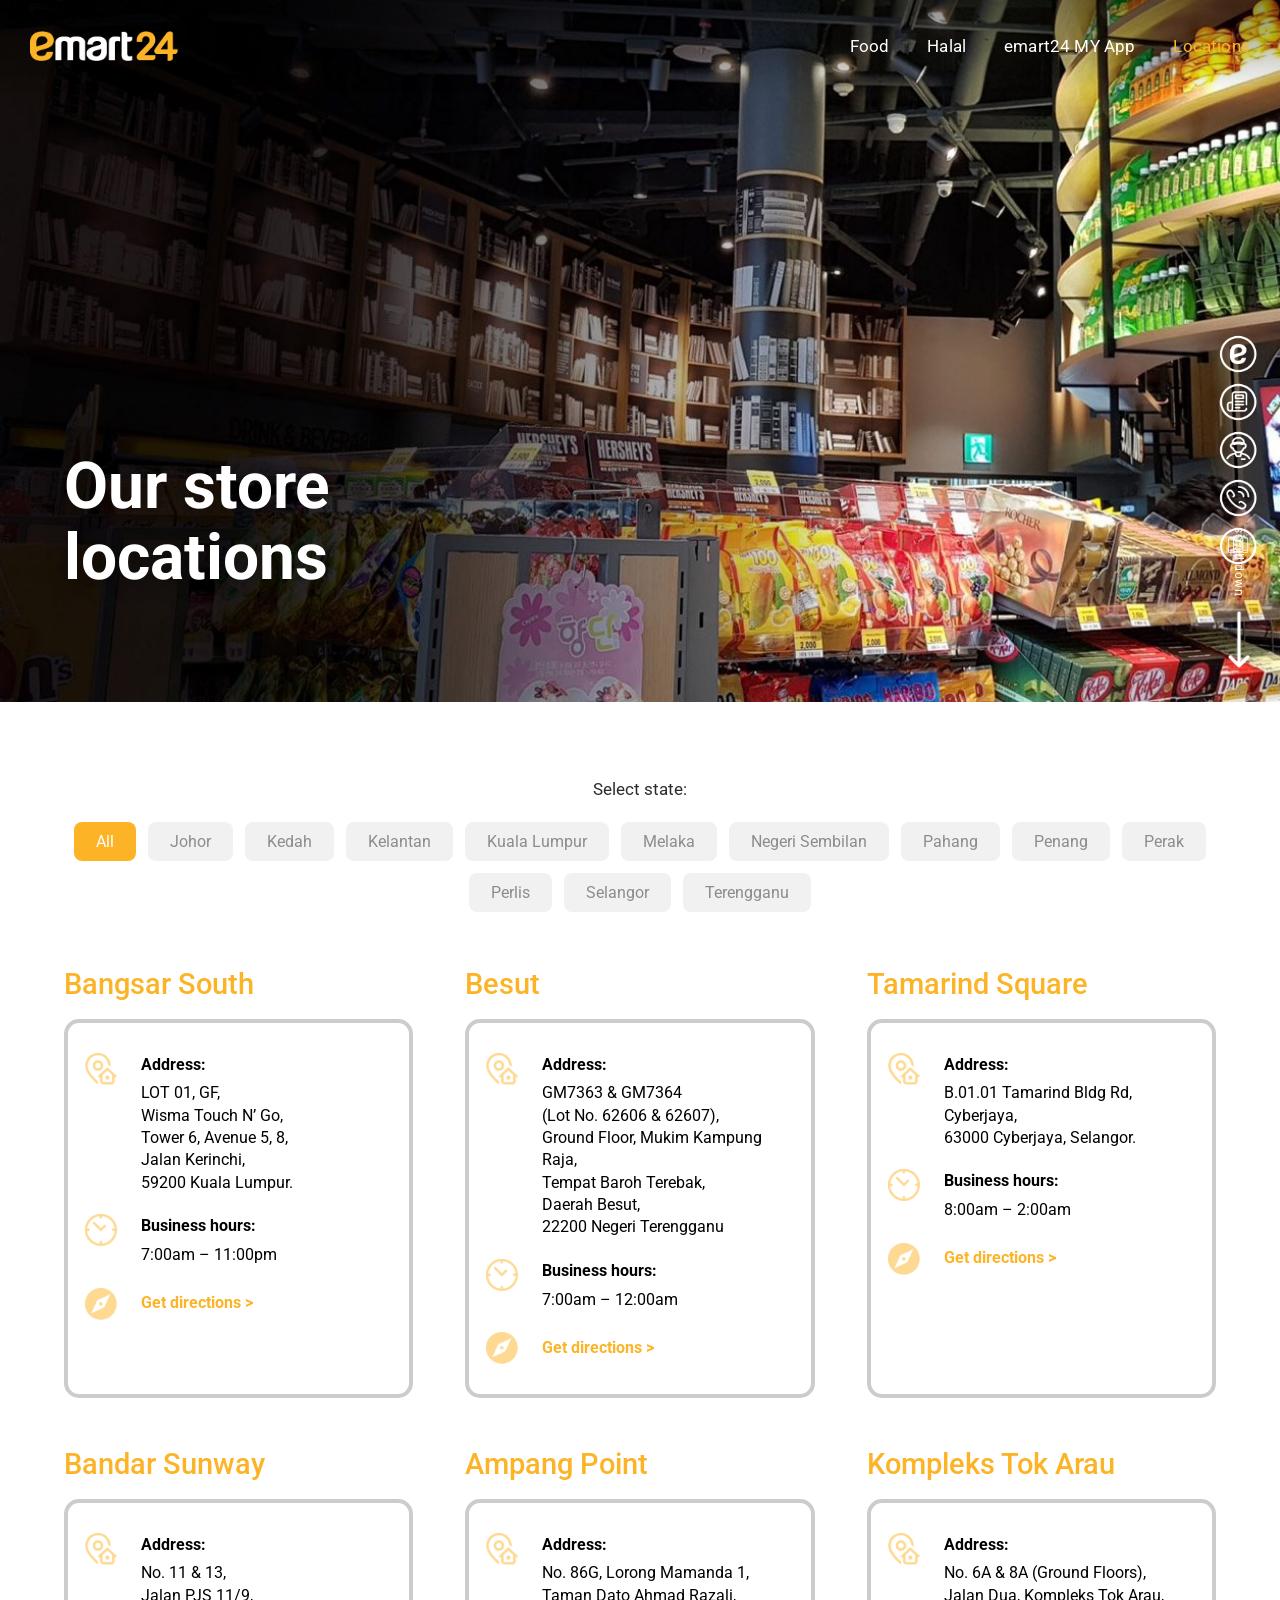
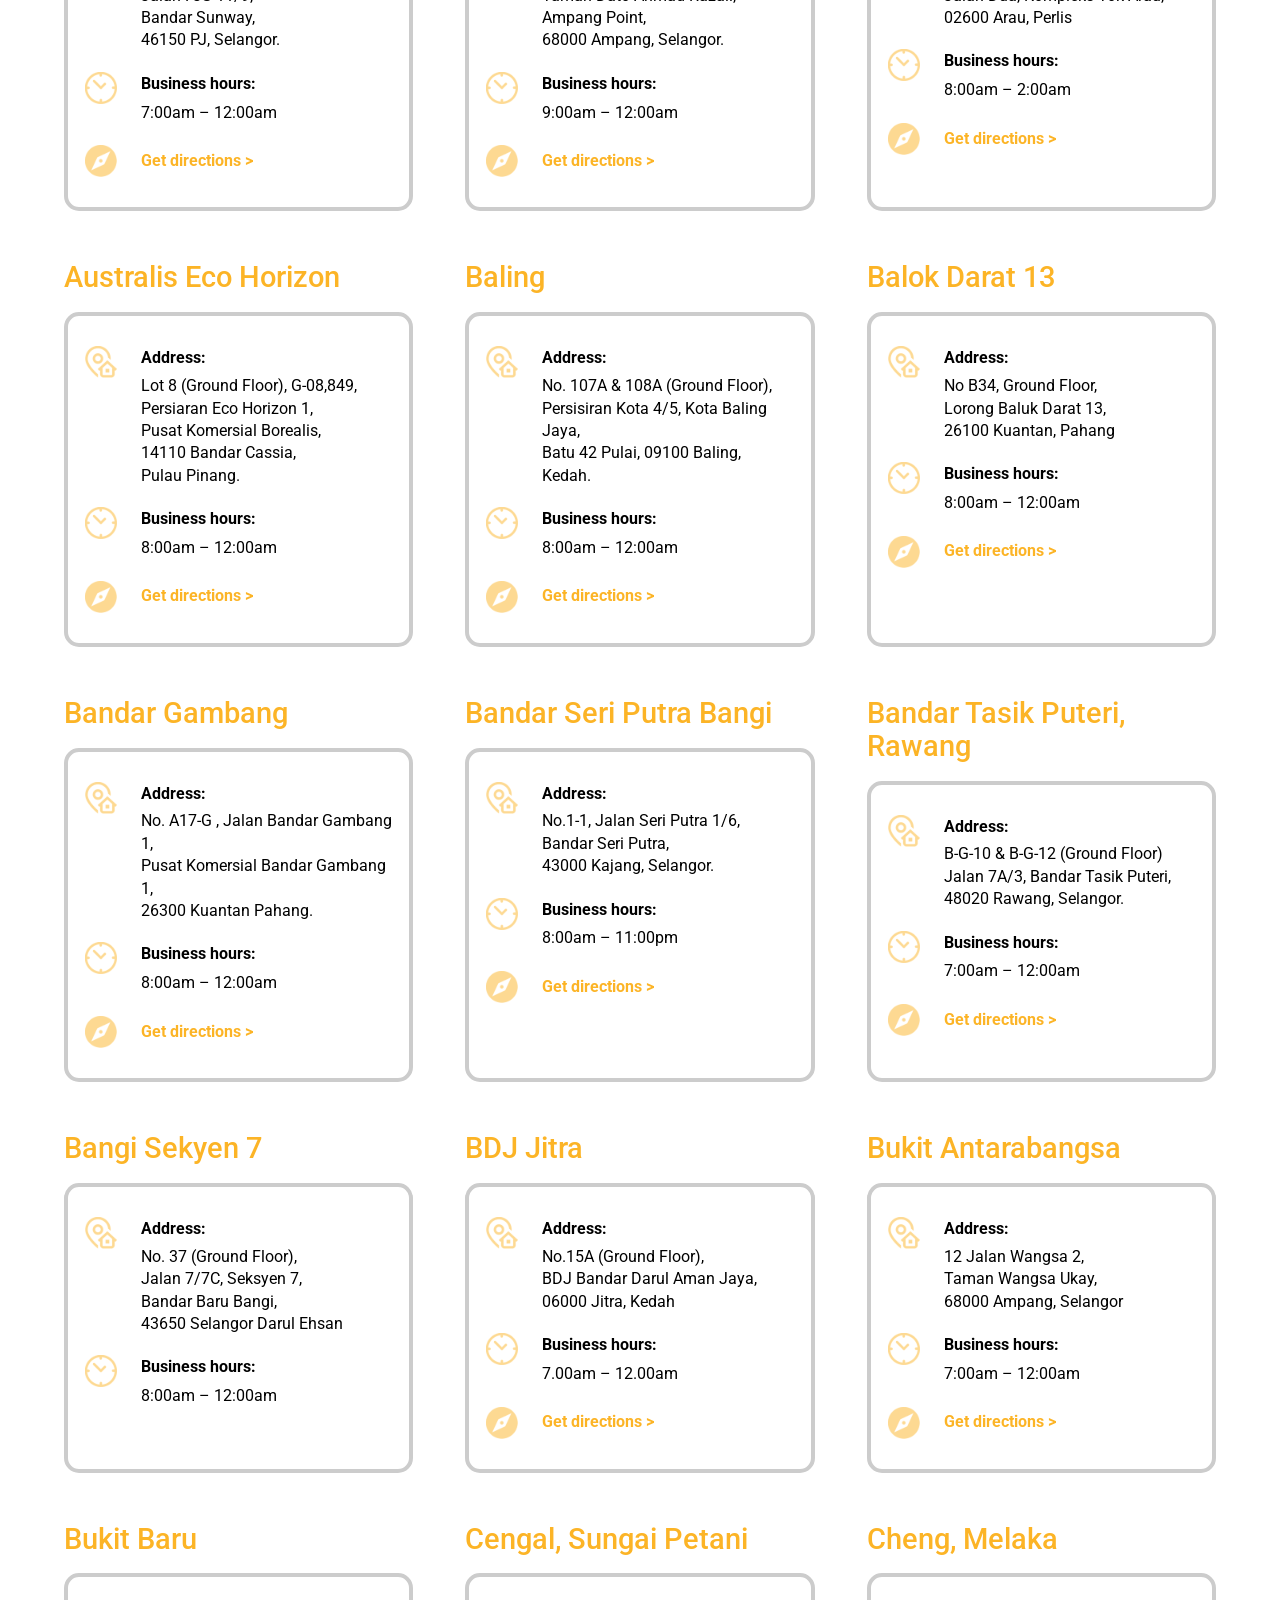
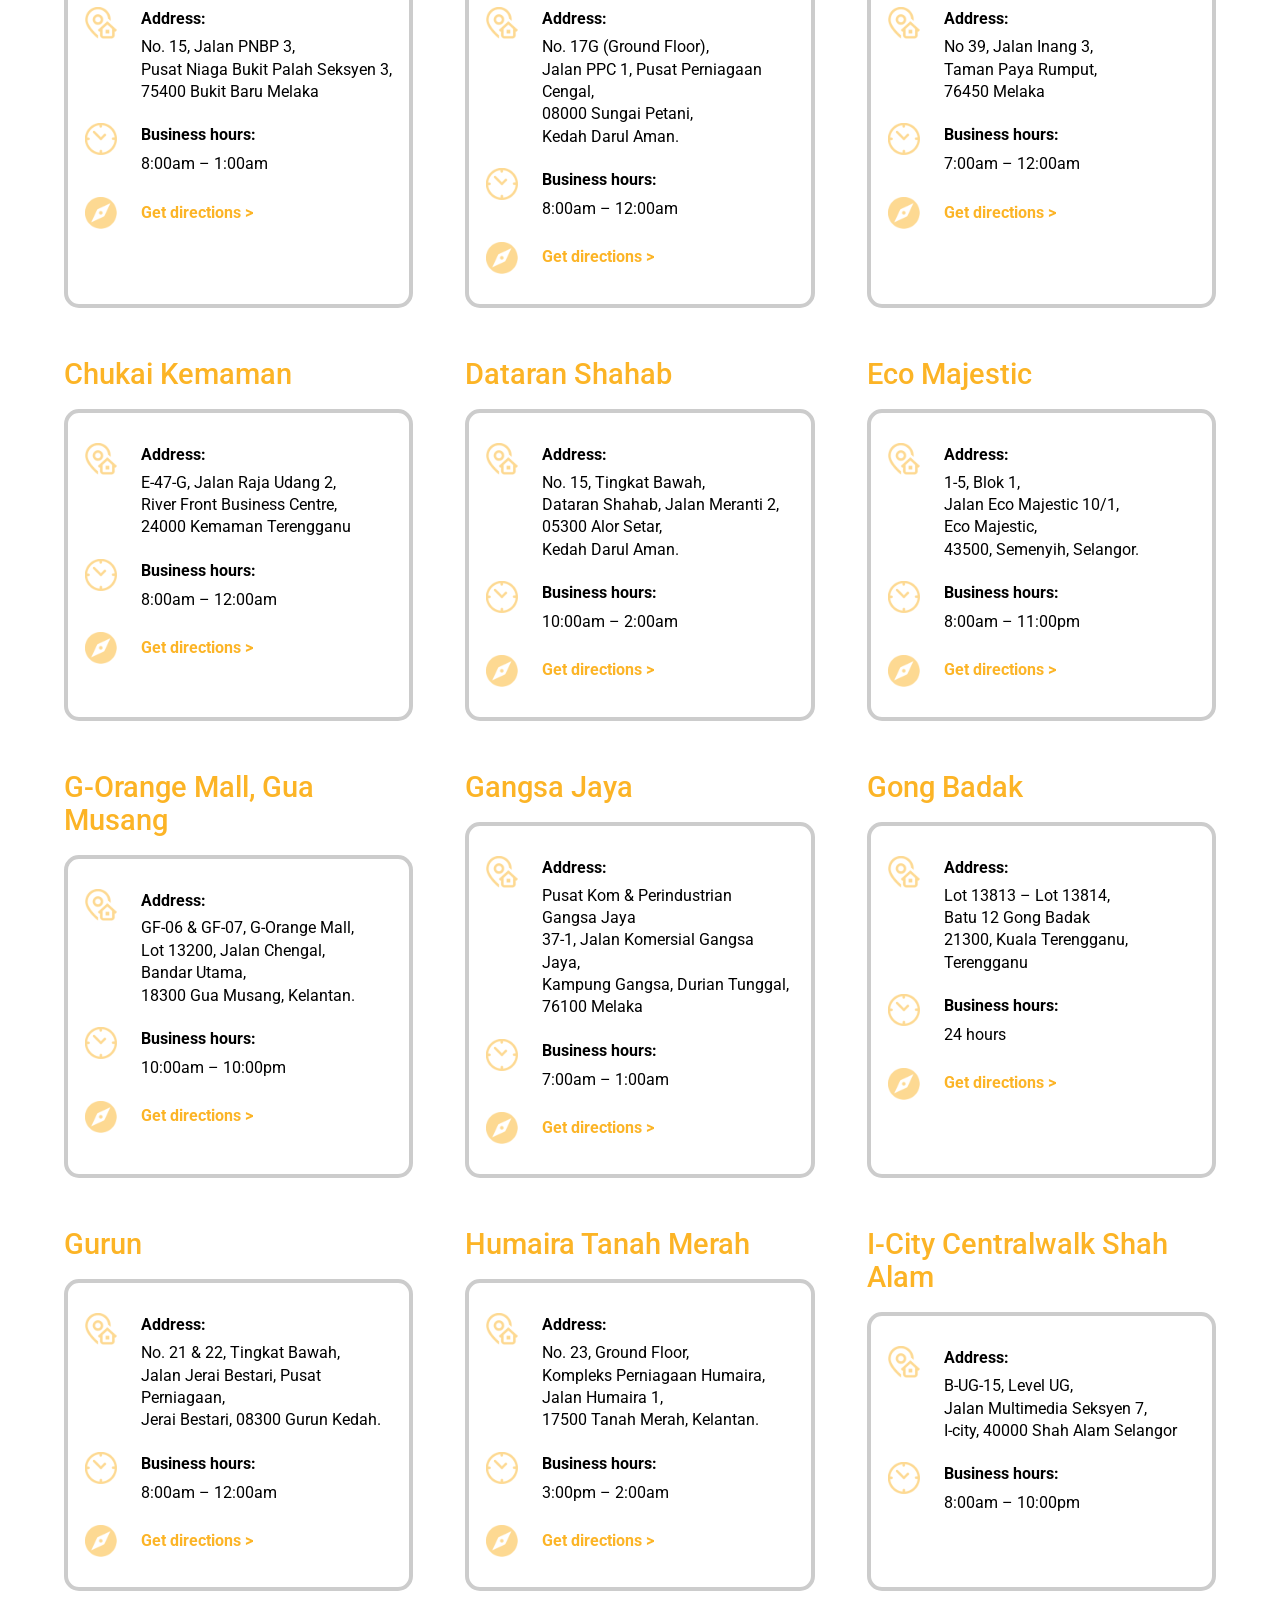
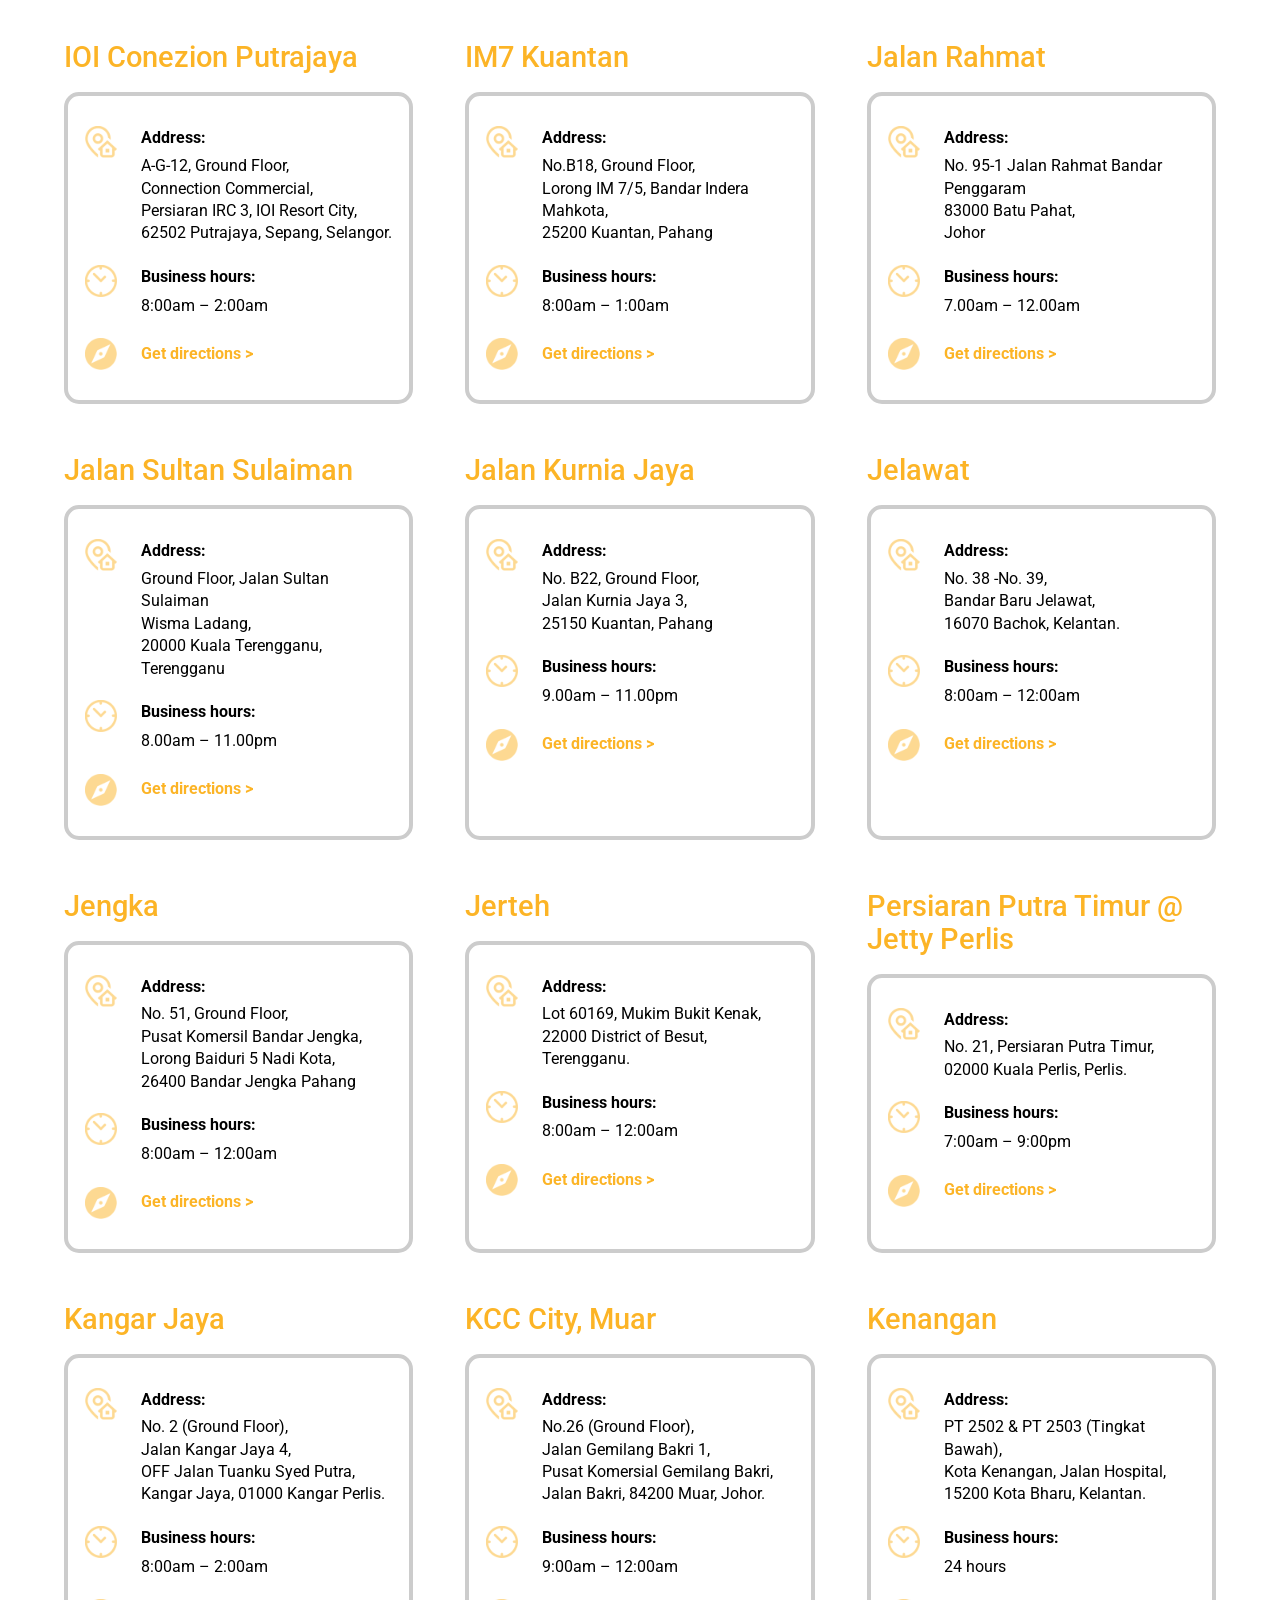
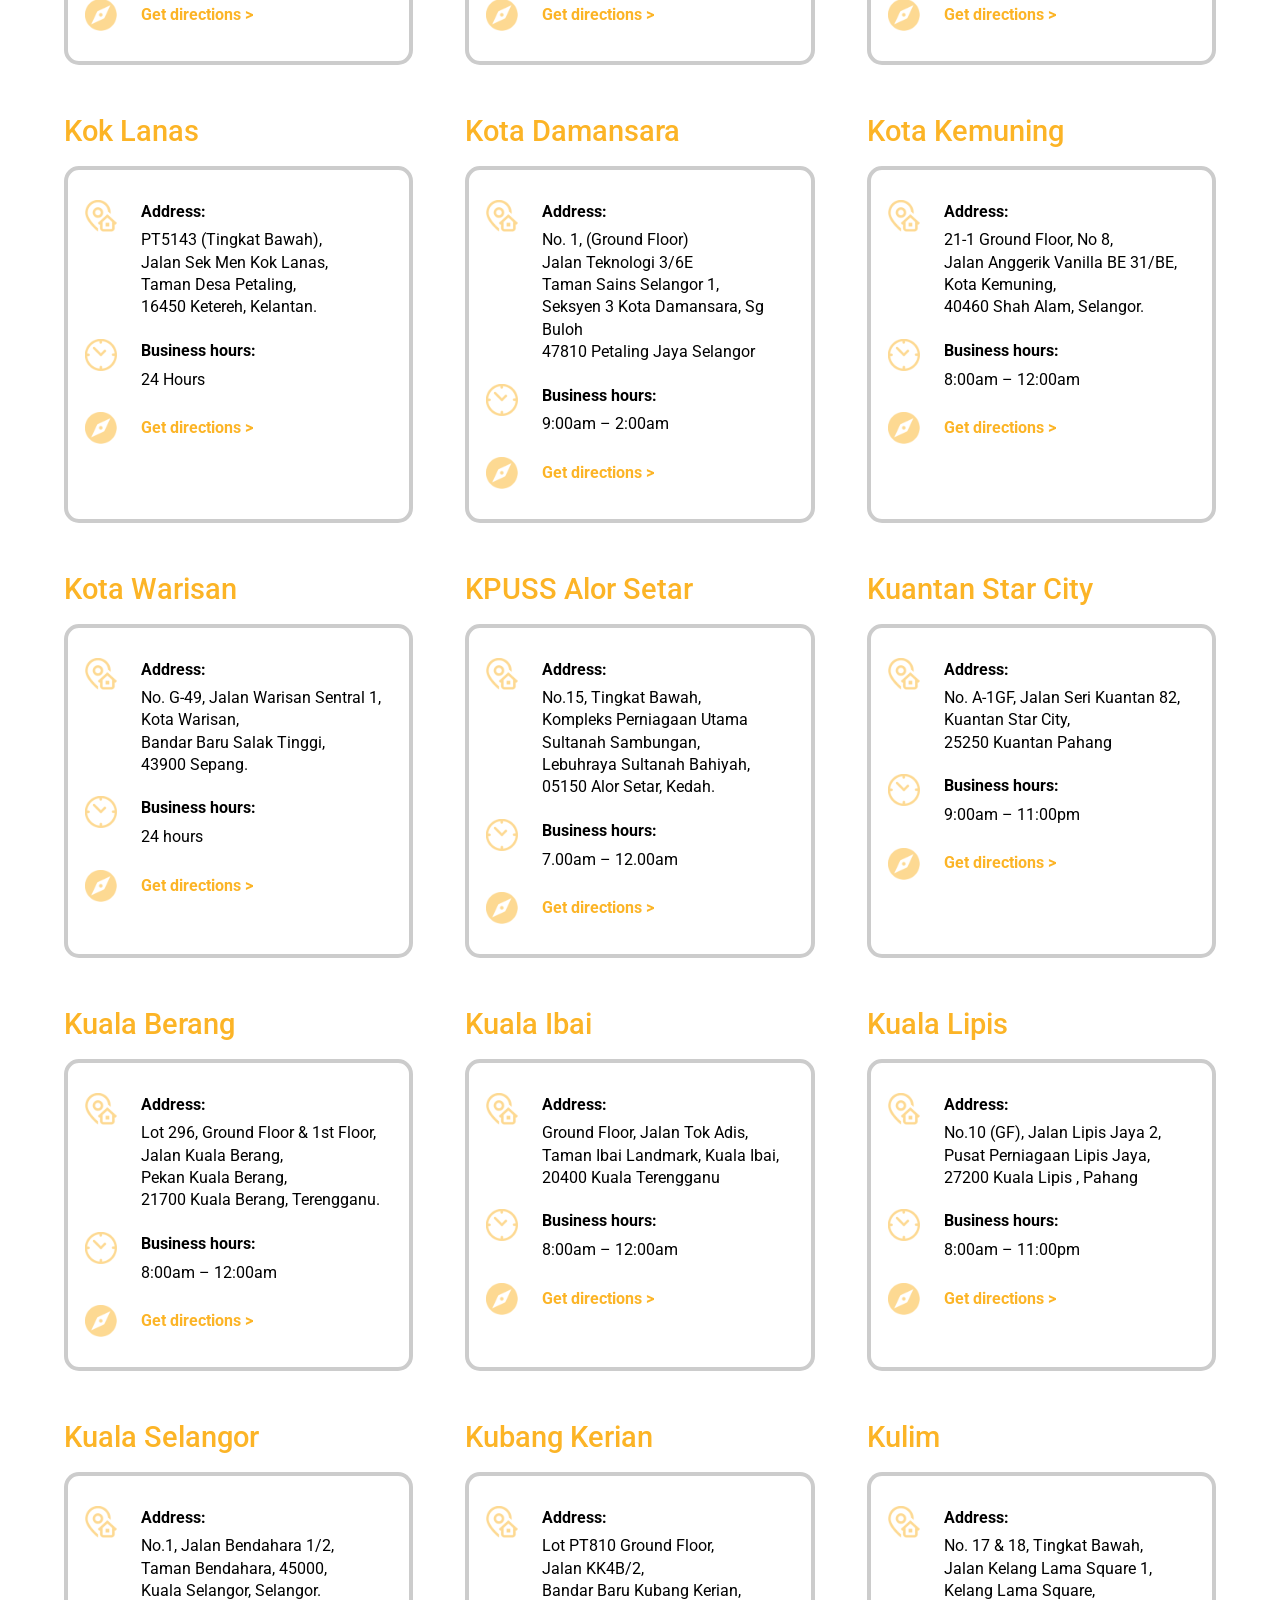
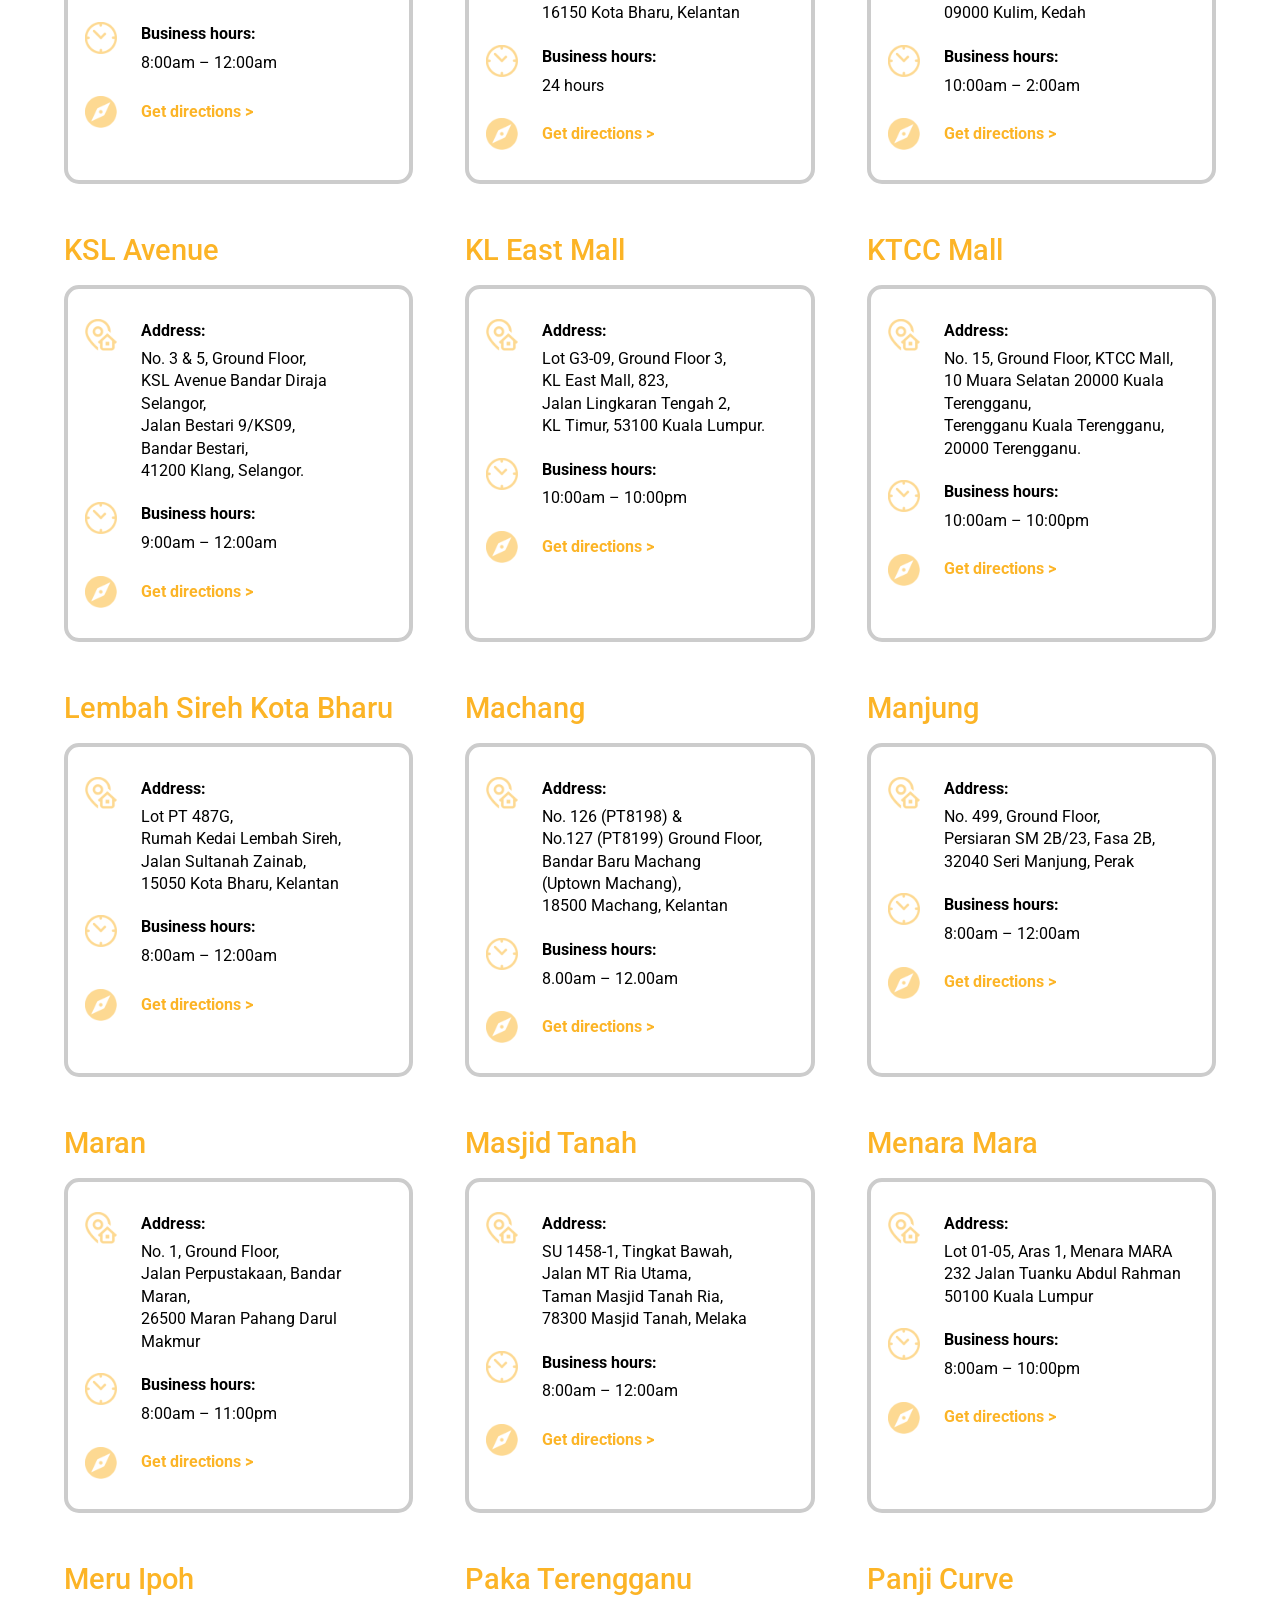
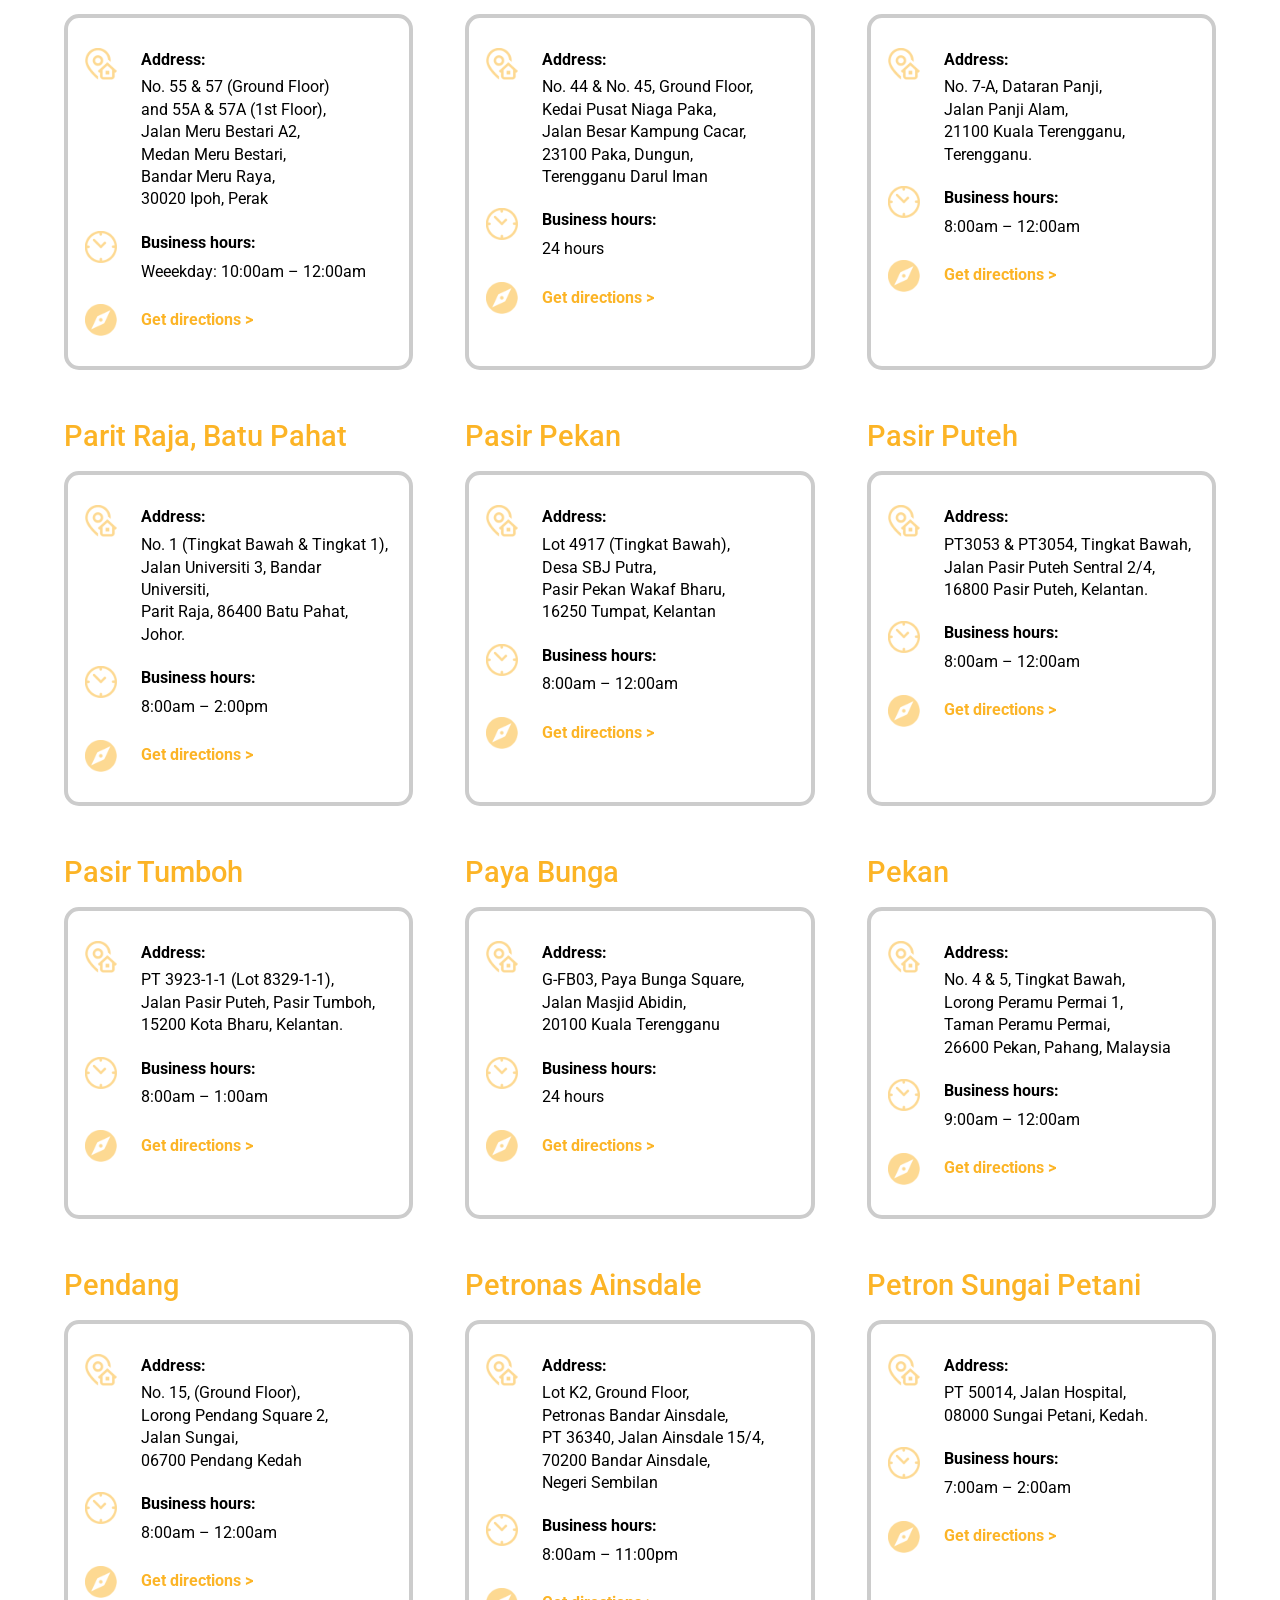
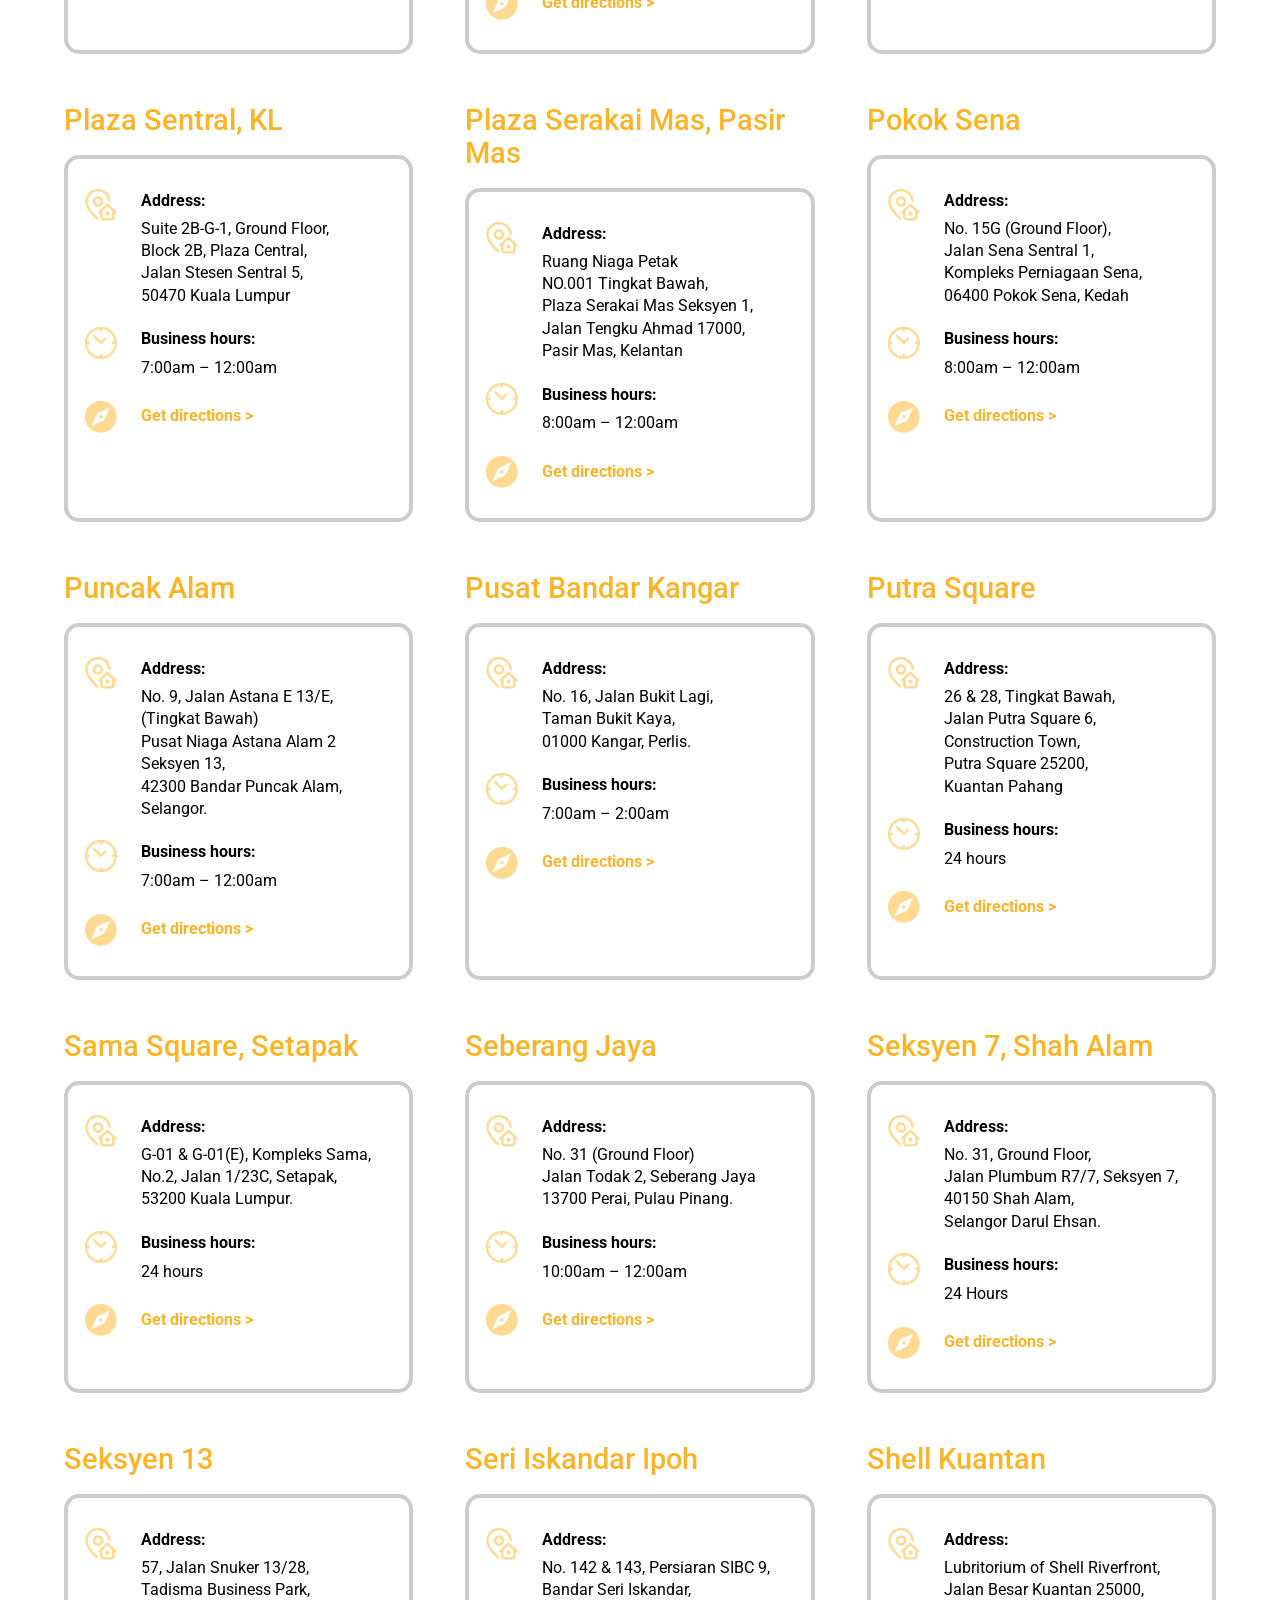
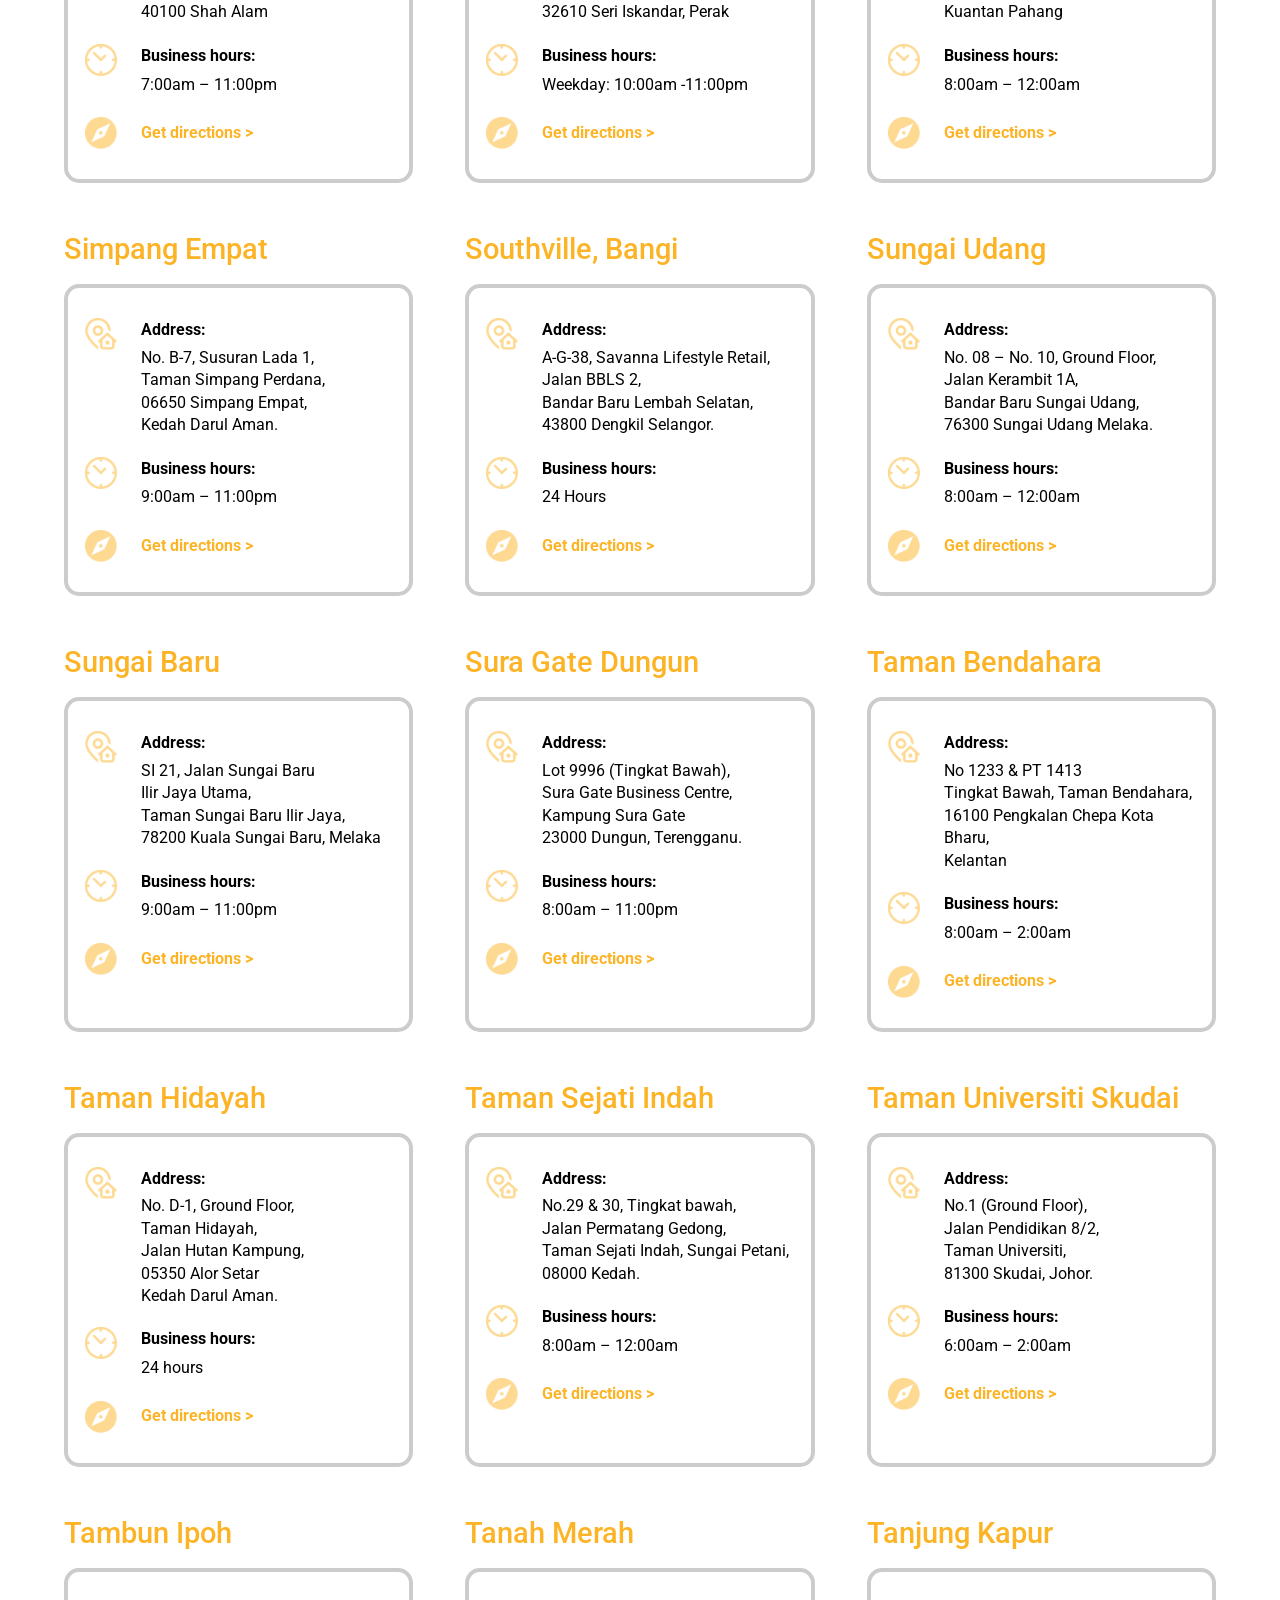
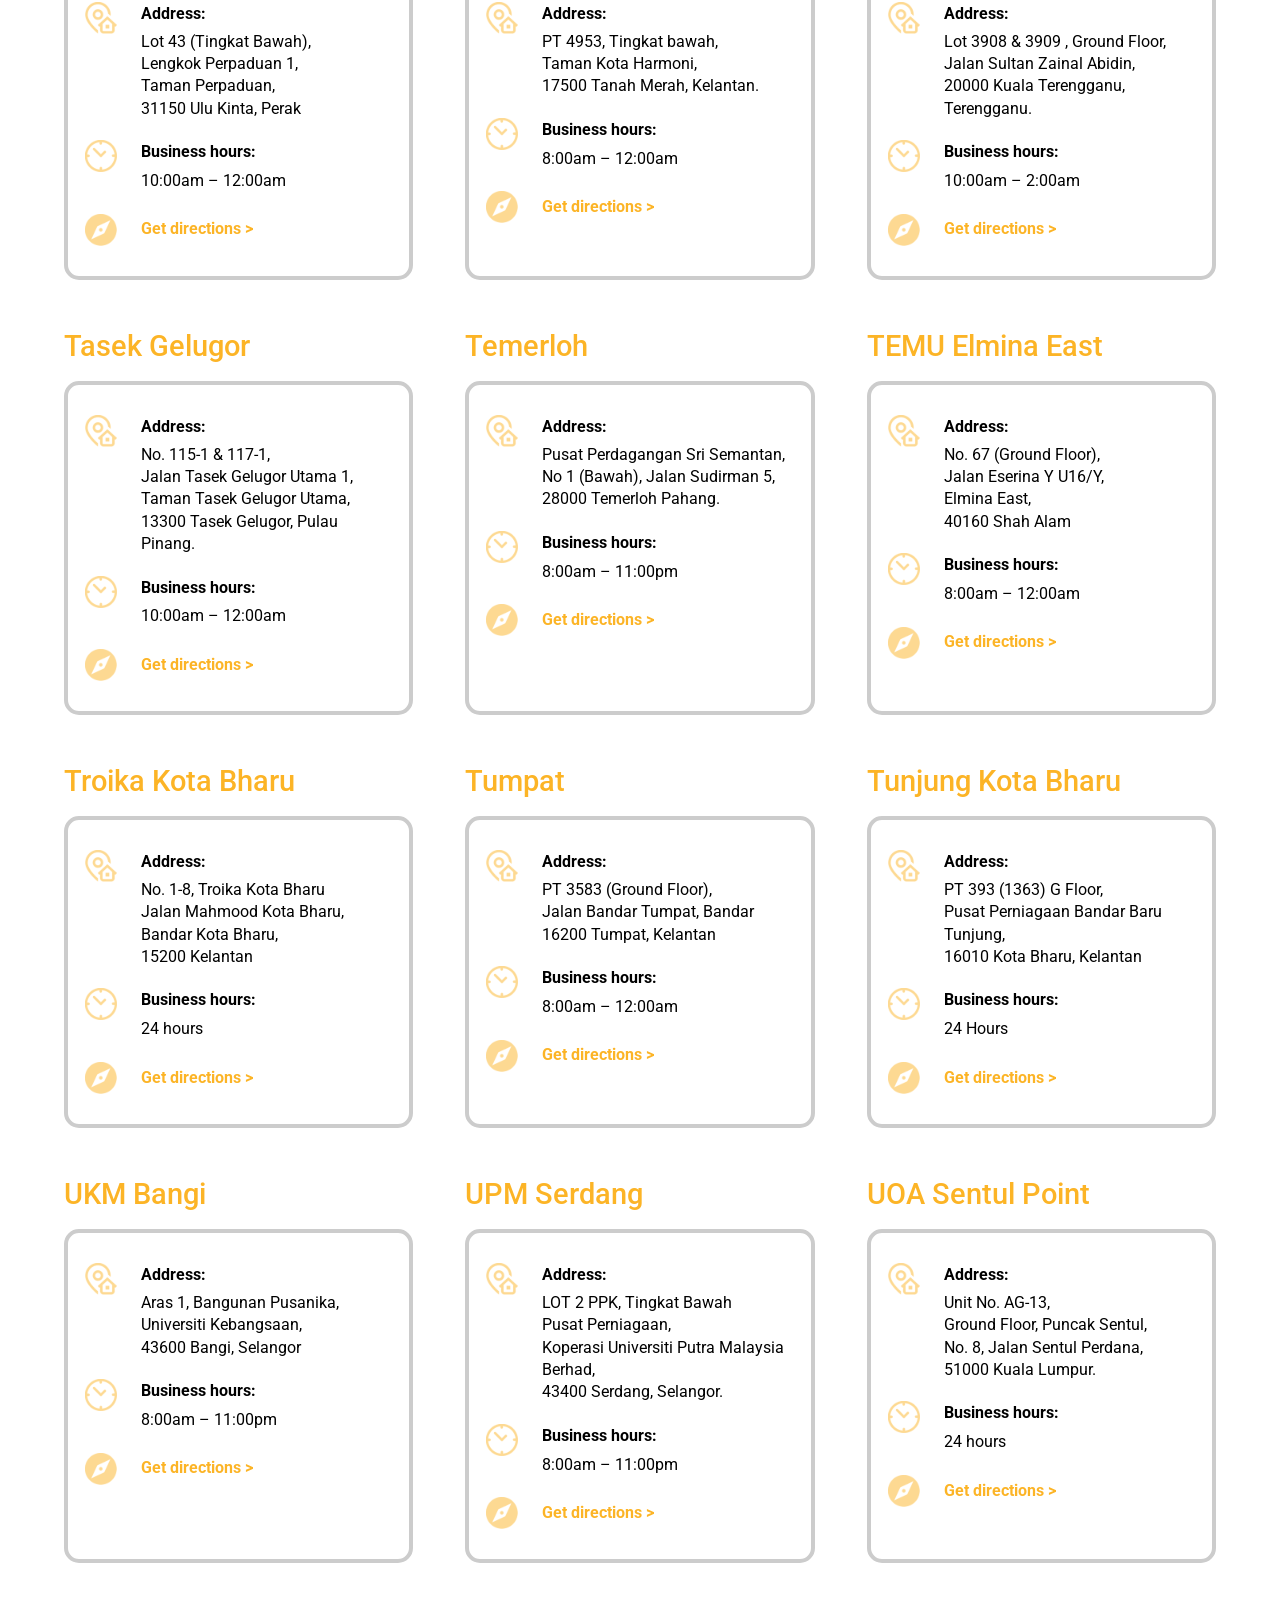
<file: locations.html>
<!DOCTYPE html>
<html lang="en">
<head>
<meta charset="utf-8">
<meta name="viewport" content="width=device-width, initial-scale=1">
<title>Locations - emart24</title>
<meta name="description" content="Find emart24 outlets across Malaysia with addresses and business hours.">
<meta name="robots" content="noindex, nofollow">
<link rel="icon" href="assets/logo.png">
<link rel="preconnect" href="https://fonts.googleapis.com">
<link rel="preconnect" href="https://fonts.gstatic.com" crossorigin>
<link href="https://fonts.googleapis.com/css2?family=Roboto:wght@300;400;500;700;900&display=swap" rel="stylesheet">
<link rel="stylesheet" href="styles.css">
</head>
<body>
<a class="sr-only" href="#main">Skip to content</a>

<header class="site-header">
  <div class="header-inner">
    <a class="brand" href="index.html" aria-label="emart24 home">
      <img src="assets/logo.png" alt="emart24" width="148" height="41">
    </a>
    <button class="nav-toggle" type="button" aria-expanded="false" aria-controls="primary-nav" aria-label="Menu">
      <span></span><span></span><span></span>
    </button>
    <nav class="main-nav" id="primary-nav" aria-label="Primary">
      <ul>
        <li><a href="food.html">Food</a></li>
        <li><a href="halal.html">Halal</a></li>
        <li><a href="https://emart24.com.my/emart24-my-app/" target="_blank" rel="noopener">emart24 MY App</a></li>
        <li><a href="locations.html" aria-current="page">Locations</a></li>
      </ul>
    </nav>
  </div>
</header>

<ul class="side-rail" aria-label="Company links">
  <li class="about"><a href="https://emart24.com.my/about/" target="_blank" rel="noopener" aria-label="About"></a><span class="rail-label" aria-hidden="true">About</span></li>
  <li class="press"><a href="https://emart24.com.my/press/" target="_blank" rel="noopener" aria-label="Press"></a><span class="rail-label" aria-hidden="true">Press</span></li>
  <li class="careers"><a href="https://emart24.com.my/careers/" target="_blank" rel="noopener" aria-label="Careers"></a><span class="rail-label" aria-hidden="true">Careers</span></li>
  <li class="contact"><a href="https://emart24.com.my/contact/" target="_blank" rel="noopener" aria-label="Contact"></a><span class="rail-label" aria-hidden="true">Contact</span></li>
  <li class="einvoice"><a href="https://emart24.com.my/faq-e-invoice/" target="_blank" rel="noopener" aria-label="FAQ E-Invoice"></a><span class="rail-label" aria-hidden="true">FAQ E-Invoice</span></li>
</ul>

<main id="main">
<section class="hero hero--inner hero--loc" aria-label="Our store locations">
  <div class="hero-bg" style="background-image:url('assets/section-banner-8a.jpg')"></div>
  <div class="hero-copy shell">
    <h1>Our store<br>locations</h1>
  </div>
  <div class="scroll-hint" aria-hidden="true">
    <span>scroll down</span>
    <img src="assets/arrow-down.png" alt="" width="22">
  </div>

</section>
<section class="loc-section" data-locations>
  <div class="shell">
    <div class="state-filter">
      <p id="state-label">Select state:</p>
      <div class="chips" role="group" aria-labelledby="state-label"></div>
    </div>
    <p class="loc-count" role="status" aria-live="polite"></p>
    <div class="loc-grid"></div>
  </div>
</section>
</main>
<footer class="site-footer">
  <div class="shell">
    <div class="footer-top">
      <div class="footer-col">
        <a class="pill-link" href="https://emart24.com.my/contact/" target="_blank" rel="noopener">Get in touch with us</a>
      </div>
      <div class="footer-col">
        <h4>Follow us on</h4>
        <div class="social-row">
          <a href="https://www.facebook.com/emart24.my/" target="_blank" rel="noopener" aria-label="emart24 on Facebook"><img src="assets/icon-fb.png" alt="" width="40" height="40"></a>
          <a href="https://www.instagram.com/emart24.my/" target="_blank" rel="noopener" aria-label="emart24 on Instagram"><img src="assets/icon-insta.png" alt="" width="40" height="40"></a>
          <a href="https://www.tiktok.com/@emart24.my?lang=en" target="_blank" rel="noopener" aria-label="emart24 on TikTok"><img src="assets/icon-tiktok-1.png" alt="" width="40" height="40"></a>
        </div>
      </div>
      <div class="footer-col">
        <h4>Subscribe for updates</h4>
        <div class="subscribe">
          <form novalidate>
            <label class="sr-only" for="sub-name">Name</label>
            <input class="field" id="sub-name" name="name" type="text" placeholder="Name" autocomplete="name">
            <label class="sr-only" for="sub-email">Email</label>
            <input class="field" id="sub-email" name="email" type="email" placeholder="Email" autocomplete="email">
            <button type="submit">Subscribe</button>
          </form>
          <p class="footer-note">Prototype only — not connected to a mailing list.</p>
        </div>
      </div>
    </div>
  </div>
  <div class="footer-bottom">
    <div class="shell">
      <div>
        <p>&copy; Emart24 Holdings Sdn Bhd (1356441-A). All Rights Reserved.</p>
        <div class="footer-links">
        <a href="https://emart24.com.my/privacy-policy/" target="_blank" rel="noopener">Privacy Policy</a>
        <a href="https://emart24.com.my/terms-conditions/" target="_blank" rel="noopener">Terms & Conditions</a>
        <a href="https://emart24.com.my/refund-return-policy/" target="_blank" rel="noopener">Refund & Return Policy</a>
        <a href="https://emart24.com.my/faq/" target="_blank" rel="noopener">FAQ</a>
        <a href="https://emart24.com.my/faq-e-invoice/" target="_blank" rel="noopener">FAQ E-Invoice</a>
        </div>
      </div>
      <span class="credit">Web design by Webz</span>
    </div>
  </div>
</footer>

<div class="disclosure">
  Unaffiliated prototype recreated for demonstration. Not operated by or endorsed by emart24 or
  Emart24 Holdings Sdn Bhd. The official site is
  <a href="https://emart24.com.my/" target="_blank" rel="noopener">emart24.com.my</a>.
</div>

<button class="to-top" type="button" aria-label="Back to top">&#94;</button>

<script src="data.js"></script>
<script src="script.js"></script>

<script>
  // BotBonnie WebChat. Page ID only — never place API tokens, API secrets
  // or CRM encryption keys in static frontend code.
  const BOTBONNIE_PAGE_ID = "page-76f0f7a558854c7aa46afcc6";

  window.BBAsyncInit = function () {
    BB.init({
      appId: BOTBONNIE_PAGE_ID
    });
  };
</script>
<script async type="text/javascript" src="https://asset.botbonnie.com/sdk/sdk.js"></script>
</body>
</html>
</file>
<file: styles.css>
/* ==========================================================================
   emart24 Malaysia — static prototype
   Palette and type sampled from emart24.com.my
   ========================================================================== */

:root {
  --yellow: #fcb426;
  --yellow-alt: #ffb81c;
  --ink: #2d2d2d;
  --grey: #58585a;
  --grey-mid: #8c8c8c;
  --grey-line: #e4e4e4;
  --grey-bg: #eee;
  --slate: #6e7a8c;
  --yellow-panel: #ffc412;
  --white: #fff;

  --header-h: 92px;
  --shell: 1208px;   /* 1152px content + 2x28px gutter, matching the source */
  --rail-w: 40px;

  --ease: cubic-bezier(0.22, 0.61, 0.36, 1);

  /* distance from shell content edge out to the viewport edge */
  --bleed: calc(max(0px, (100vw - var(--shell)) / 2) + 28px);
}

* { box-sizing: border-box; }

html { scroll-behavior: smooth; }

body {
  margin: 0;
  font-family: Roboto, "Helvetica Neue", Arial, sans-serif;
  font-size: 16px;
  line-height: 1.55;
  color: var(--ink);
  background: var(--white);
  -webkit-font-smoothing: antialiased;
  overflow-x: hidden;
}

img { max-width: 100%; display: block; }

a { color: inherit; text-decoration: none; }

h1, h2, h3, h4, h5 { margin: 0; font-weight: 700; line-height: 1.12; }

p { margin: 0 0 1.1em; }

.shell {
  width: 100%;
  max-width: var(--shell);
  margin: 0 auto;
  padding: 0 28px;
}

.sr-only {
  position: absolute;
  width: 1px; height: 1px;
  margin: -1px; padding: 0;
  overflow: hidden;
  clip: rect(0 0 0 0);
  white-space: nowrap;
  border: 0;
}

:focus-visible {
  outline: 3px solid var(--yellow);
  outline-offset: 3px;
}

/* ---------------------------------------------------------------- header -- */

.site-header {
  position: fixed;
  inset: 0 0 auto 0;
  z-index: 90;
  height: var(--header-h);
  display: flex;
  align-items: center;
  transition: background 0.3s var(--ease), height 0.3s var(--ease);
}

/* scrim so white nav stays legible on light photography */
.site-header::before {
  content: "";
  position: absolute;
  inset: 0;
  background: linear-gradient(180deg, rgba(0, 0, 0, 0.45), rgba(0, 0, 0, 0));
  opacity: 1;
  transition: opacity 0.3s var(--ease);
  pointer-events: none;
}

.site-header.is-stuck {
  height: 74px;
  background: linear-gradient(112deg, #9a9a9c 0%, var(--grey) 42%, #4c4c4e 100%);
  box-shadow: 0 2px 14px rgba(0, 0, 0, 0.18);
}

.site-header.is-stuck::before { opacity: 0; }

.header-inner {
  position: relative;
  width: 100%;
  max-width: 1360px;
  margin: 0 auto;
  padding: 0 30px;
  display: flex;
  align-items: center;
  justify-content: space-between;
  gap: 24px;
}

.brand { flex: none; }

.brand img {
  width: 148px;
  height: auto;
  transition: width 0.3s var(--ease);
}

.site-header.is-stuck .brand img { width: 124px; }

/* --- primary nav --- */

.nav-toggle {
  display: none;
  width: 46px; height: 46px;
  padding: 0;
  border: 0;
  border-radius: 6px;
  background: transparent;
  cursor: pointer;
}

.nav-toggle span {
  display: block;
  width: 24px; height: 2px;
  margin: 5px auto;
  background: var(--white);
  transition: transform 0.25s var(--ease), opacity 0.2s var(--ease);
}

.main-nav ul {
  display: flex;
  align-items: center;
  gap: 38px;
  margin: 0;
  padding: 0;
  list-style: none;
}

.main-nav a {
  display: inline-block;
  padding: 6px 0;
  color: var(--white);
  font-size: 17px;
  letter-spacing: 0.01em;
  transition: color 0.2s var(--ease);
}

.main-nav a:hover,
.main-nav a[aria-current="page"] { color: var(--yellow); }

/* ------------------------------------------------------------- side rail -- */

.side-rail {
  position: fixed;
  top: 50%;
  right: 22px;
  z-index: 85;
  transform: translateY(-50%);
  margin: 0;
  padding: 0;
  list-style: none;
}

.side-rail li { margin: 8px 0; }

.side-rail a {
  display: block;
  width: var(--rail-w);
  height: var(--rail-w);
  background-size: var(--rail-w) var(--rail-w);
  background-repeat: no-repeat;
  filter: drop-shadow(0 0 10px rgba(0, 0, 0, 0.2));
  transition: transform 0.2s var(--ease);
}

.side-rail a:hover { transform: scale(1.1); }

.side-rail .about a    { background-image: url("assets/icon-about-white.png"); }
.side-rail .press a    { background-image: url("assets/icon-menu-press.png"); }
.side-rail .careers a  { background-image: url("assets/icon-career-white.png"); }
.side-rail .contact a  { background-image: url("assets/icon-contact-white.png"); }
.side-rail .einvoice a { background-image: url("assets/icon-einvoice-white.png"); }

/* dark icon set once the rail sits over pale page body */
.side-rail.on-light .about a    { background-image: url("assets/icon-about-black.png"); }
.side-rail.on-light .press a    { background-image: url("assets/icon-menu-press-black.png"); }
.side-rail.on-light .careers a  { background-image: url("assets/icon-career-black.png"); }
.side-rail.on-light .contact a  { background-image: url("assets/icon-contact-black.png"); }
.side-rail.on-light .einvoice a { background-image: url("assets/icon-einvoice-black.png"); }

.side-rail .rail-label {
  position: absolute;
  right: calc(100% + 12px);
  top: 50%;
  transform: translateY(-50%);
  padding: 5px 11px;
  border-radius: 4px;
  background: rgba(45, 45, 45, 0.92);
  color: var(--white);
  font-size: 13px;
  white-space: nowrap;
  opacity: 0;
  pointer-events: none;
  transition: opacity 0.2s var(--ease);
}

.side-rail li { position: relative; }
.side-rail a:hover + .rail-label,
.side-rail a:focus-visible + .rail-label { opacity: 1; }

/* --------------------------------------------------------- scroll hint --- */

.scroll-hint {
  position: absolute;
  right: 30px;
  bottom: 34px;
  z-index: 6;
  display: flex;
  flex-direction: column;
  align-items: center;
  gap: 14px;
  color: var(--white);
}

.scroll-hint span {
  font-size: 12px;
  letter-spacing: 0.06em;
  writing-mode: vertical-rl;
}

.scroll-hint img {
  width: 22px;
  animation: nudge 1.9s var(--ease) infinite;
}

@keyframes nudge {
  0%, 100% { transform: translateY(0); }
  50%      { transform: translateY(9px); }
}

/* ------------------------------------------------------------------ hero -- */

.hero {
  position: relative;
  min-height: 100vh;
  display: flex;
  align-items: center;
  overflow: hidden;
  background: #4a0f10;
}

/* home: two-slide rotator */
.hero-slides { position: absolute; inset: 0; }

.hero-slide {
  position: absolute;
  inset: 0;
  background-position: center top;
  background-size: cover;
  background-repeat: no-repeat;
  opacity: 0;
  transition: opacity 0.9s var(--ease);
}

.hero-slide.is-active { opacity: 1; }

.hero-dots {
  position: absolute;
  left: 50%;
  bottom: 30px;
  z-index: 6;
  display: flex;
  gap: 10px;
  transform: translateX(-50%);
}

.hero-dots button {
  width: 11px; height: 11px;
  padding: 0;
  border: 2px solid rgba(255, 255, 255, 0.85);
  border-radius: 50%;
  background: transparent;
  cursor: pointer;
}

.hero-dots button[aria-selected="true"] { background: var(--yellow); border-color: var(--yellow); }

/* welcome strip under the home hero */
.welcome-strip {
  position: relative;
  background: var(--yellow);
  display: flex;
  align-items: flex-end;
  min-height: 96px;
}

.welcome-strip .shell {
  display: flex;
  align-items: center;
  gap: 26px;
  padding-bottom: 26px;
  min-width: 0;
}

.welcome-strip .store-anim {
  width: min(320px, 58%);
  margin-top: -74px;
  flex: none;
}

.welcome-strip .rule {
  width: 58px; height: 2px;
  background: var(--white);
  flex: none;
}

.welcome-strip p {
  margin: 0;
  color: var(--white);
  font-size: 17px;
  font-weight: 500;
}

/* inner-page heroes */
.hero--inner { min-height: 100vh; }

.hero--inner .hero-bg {
  position: absolute;
  inset: 0;
  background-position: center center;
  background-size: cover;
}

.hero-copy { position: relative; z-index: 4; width: 100%; min-width: 0; }

.hero--halal .hero-copy { padding-top: 12vh; }

.hero--halal .halal-mark { width: 108px; margin-bottom: 18px; }

.hero--halal h1 {
  color: var(--white);
  font-size: clamp(34px, 4.4vw, 58px);
  font-weight: 500;
  letter-spacing: 0.01em;
  text-transform: uppercase;
  text-shadow: 0 2px 18px rgba(0, 0, 0, 0.35);
}

.hero--halal h1 strong { font-weight: 700; display: block; }

.hero--food .hero-copy { display: flex; justify-content: flex-end; }

.hero--food .food-title { width: min(560px, 100%); min-width: 0; }

.hero--food .food-title img { width: auto; max-width: 100%; height: auto; margin-bottom: 22px; }

.hero--food .food-title p {
  max-width: 470px;
  color: var(--white);
  font-size: 17px;
  text-shadow: 0 1px 12px rgba(0, 0, 0, 0.4);
}

.hero--loc { min-height: 78vh; align-items: flex-end; }

.hero--loc .hero-copy { padding-bottom: 12vh; }

.hero--loc h1 {
  color: var(--white);
  font-size: clamp(38px, 5vw, 64px);
  text-transform: none;
  text-shadow: 0 2px 20px rgba(0, 0, 0, 0.4);
}

/* --------------------------------------------------------------- buttons -- */

.btn {
  display: inline-block;
  padding: 13px 30px;
  border: 2px solid var(--white);
  border-radius: 30px;
  background: transparent;
  color: var(--white);
  font-size: 15px;
  font-weight: 500;
  cursor: pointer;
  transition: background 0.22s var(--ease), color 0.22s var(--ease), border-color 0.22s var(--ease);
}

.btn:hover { background: var(--white); color: var(--ink); }

.btn--solid { background: var(--yellow); border-color: var(--yellow); color: var(--white); }
.btn--solid:hover { background: var(--white); border-color: var(--white); color: var(--yellow); }

.btn--dark { border-color: var(--ink); color: var(--ink); }
.btn--dark:hover { background: var(--ink); color: var(--white); }

/* ------------------------------------------------- home feature bands ---- */

.band {
  position: relative;
  min-height: 620px;
  display: flex;
  align-items: center;
  background-position: center center;
  background-size: cover;
  background-repeat: no-repeat;
}

.band .shell { position: relative; z-index: 3; min-width: 0; }

.band-copy { width: 100%; max-width: 470px; min-width: 0; color: var(--white); }

.band-copy .band-mark {
  margin-bottom: 26px;
  width: auto;
  max-width: min(400px, 100%);
  height: auto;
}

.band-copy h2 {
  font-size: 44px;
  margin-bottom: 8px;
}

.band-copy p {
  font-size: 19px;
  line-height: 1.5;
  margin-bottom: 26px;
}

.band--right { justify-content: flex-end; }
.band--right .shell { display: flex; justify-content: flex-end; }

.band--visit { min-height: 520px; text-align: center; }
.band--visit .shell { display: block; }
.band--visit .band-copy { max-width: 620px; margin: 0 auto; text-align: center; }

.band--visit h2 {
  font-size: clamp(30px, 3.4vw, 44px);
  letter-spacing: 0.04em;
  text-transform: uppercase;
  margin-bottom: 14px;
}

/* hello, neighbour lockup */
.hello-lockup { display: flex; align-items: flex-end; flex-wrap: wrap; gap: 12px; margin-bottom: 22px; min-width: 0; }
.hello-lockup h2 { font-size: 46px; margin: 0; }
.hello-lockup img { width: auto; max-width: min(250px, 100%); height: auto; margin-bottom: 4px; }

/* ------------------------------------------------------ instagram strip -- */

.ig-section { padding: 74px 0 84px; }

.ig-head {
  display: flex;
  align-items: center;
  gap: 20px;
  margin-bottom: 26px;
}

.ig-head .ig-avatar {
  width: 74px; height: 74px;
  border-radius: 50%;
  object-fit: cover;
  flex: none;
}

.ig-head h3 { font-size: 21px; margin-bottom: 2px; }

.ig-head p { margin: 0; font-size: 14px; color: var(--grey); line-height: 1.45; }

.ig-actions { display: flex; justify-content: center; gap: 14px; margin-top: 30px; flex-wrap: wrap; }

/* ---------------------------------------------------------- halal page --- */

.section { padding: 92px 0; }

.section-tight { padding: 64px 0; }

.split {
  display: grid;
  grid-template-columns: minmax(0, 544px) minmax(0, 1fr);
  align-items: center;
  gap: 60px;
}

.split h2 {
  font-size: clamp(32px, 3.6vw, 50px);
  margin-bottom: 26px;
}

.quote-rule {
  border-left: 6px solid var(--yellow);
  padding-left: 30px;
  font-size: clamp(18px, 1.7vw, 24px);
  line-height: 1.5;
  margin: 0;
}

.ekafe-photo {
  position: relative;
  /* the photo runs off the right edge of the page, as on the source */
  margin-right: calc(-1 * var(--bleed));
}

.ekafe-photo img { width: 100%; height: auto; }

/* fade the store photo into the page on its left edge, as on the source */
.ekafe-photo::after {
  content: "";
  position: absolute;
  inset: 0;
  background: linear-gradient(90deg, var(--white) 0%, rgba(255, 255, 255, 0) 46%);
  pointer-events: none;
}

/* yellow panel with the oversized rounded corner */
.pensijilan {
  display: grid;
  grid-template-columns: minmax(0, 612fr) minmax(0, 684fr);
  align-items: stretch;
  width: 90%;
  background: var(--yellow-panel);
  border-radius: 0 200px 0 0;
  overflow: hidden;
}

.pensijilan-img img { width: 100%; height: 100%; object-fit: cover; }

.pensijilan-copy {
  padding: 66px 96px 66px 78px;
  display: flex;
  flex-direction: column;
  justify-content: center;
}

.pensijilan-copy p { font-size: 17px; line-height: 1.62; color: var(--ink); }

.pensijilan-copy p:last-child { margin-bottom: 0; }

/* certified outlet list on the slate panel */
.certified {
  position: relative;
  margin-left: 10%;
  background: var(--slate);
  border-radius: 200px 0 0 0;
  padding: 96px 0;
}

.certified-inner { padding: 0 130px; }

.certified-inner > p.cert-intro { color: var(--white); font-size: 17px; margin-bottom: 30px; }

.cert-grid {
  display: grid;
  grid-template-columns: minmax(0, 475fr) minmax(0, 490fr);
  gap: 71px;
  align-items: start;
}

.cert-list { margin: 0; padding: 0; list-style: none; }

.cert-list li {
  padding: 5px 10px;
  color: var(--white);
  font-size: 18px;
}

.cert-list li:nth-child(odd) { background: rgba(0, 0, 0, 0.1); }

.cert-aside img { width: 100%; }

.cert-divider {
  height: 1px;
  margin: 56px 0;
  background: rgba(255, 255, 255, 0.55);
}

.packaged {
  display: grid;
  grid-template-columns: minmax(0, 475fr) minmax(0, 490fr);
  gap: 71px;
  align-items: center;
}

.packaged p { color: var(--white); font-size: 17px; margin: 0; }

/* news coverage */
.news-section { padding: 88px 0 100px; }

.news-section h2 {
  font-size: clamp(28px, 3vw, 40px);
  margin-bottom: 34px;
}

.news-grid {
  display: grid;
  grid-template-columns: repeat(5, 1fr);
  gap: 29px;
}

.news-card {
  position: relative;
  display: block;
  border: 3px solid var(--yellow);
  border-radius: 10px;
  padding: 0 0 60px;
  overflow: hidden;
  transition: box-shadow 0.22s var(--ease), transform 0.22s var(--ease);
}

.news-card:hover {
  transform: translateY(-4px);
  box-shadow: 0 10px 26px rgba(0, 0, 0, 0.12);
}

.news-source {
  padding: 8px 16px;
  background: var(--yellow);
  color: #000;
  font-size: 16px;
  font-weight: 400;
}

.news-date { margin: 0; padding: 20px 16px 0; font-size: 16px; color: #666; }

.news-card h4 { padding: 10px 16px 0; font-size: 16px; line-height: 1.32; font-weight: 700; }

/* read-more chevron, drawn as on the source */
.news-card::after {
  content: "";
  position: absolute;
  right: 16px;
  bottom: 16px;
  width: 34px; height: 34px;
  border: 1px solid #b7b7b7;
  border-radius: 50%;
  background: no-repeat center/8px 13px
    url("data:image/svg+xml,%3Csvg xmlns='http://www.w3.org/2000/svg' viewBox='0 0 8 13'%3E%3Cpath d='M1 1l5.5 5.5L1 12' fill='none' stroke='%23888' stroke-width='1.4' stroke-linecap='round'/%3E%3C/svg%3E");
  transition: border-color 0.2s var(--ease);
}

.news-card:hover::after { border-color: var(--yellow); }

.stay-tuned { margin-top: 44px; font-size: 20px; text-align: center; }

.stay-tuned strong { color: var(--yellow); }

/* ----------------------------------------------------------- food page --- */

.food-tabs-rail {
  display: flex;
  flex-direction: column;
  gap: 20px;
  position: sticky;
  top: 130px;
}

.food-tabs-rail button {
  position: relative;
  padding: 0 0 0 78px;
  border: 0;
  background: transparent;
  color: #000;
  font-family: inherit;
  font-size: clamp(20px, 2vw, 28px);
  font-weight: 500;
  letter-spacing: 0.01em;
  text-align: left;
  text-transform: uppercase;
  cursor: pointer;
  transition: color 0.2s var(--ease);
}

.food-tabs-rail button::before {
  content: "";
  position: absolute;
  left: 0;
  top: 50%;
  width: 58px; height: 1px;
  background: var(--ink);
  transition: background 0.2s var(--ease), width 0.2s var(--ease);
}

.food-tabs-rail button[aria-selected="true"] { color: var(--yellow); }
.food-tabs-rail button[aria-selected="true"]::before { background: var(--yellow); width: 68px; }

.food-layout {
  display: grid;
  grid-template-columns: 305px minmax(0, 1fr);
  gap: 34px;
  padding: 84px 0 96px;
}

.food-panel[hidden] { display: none; }

.food-panel > h2 {
  color: var(--yellow);
  font-size: clamp(38px, 4.6vw, 60px);
  font-weight: 600;
  letter-spacing: 0.01em;
  text-transform: uppercase;
  margin-bottom: 16px;
}

.food-panel > .lede {
  max-width: 720px;
  font-size: 17px;
  margin-bottom: 52px;
}

.cat-block {
  display: grid;
  grid-template-columns: 44px minmax(0, 1fr);
  gap: 19px;
  margin-bottom: 62px;
}

/* rotated category label, as on the source */
.cat-label {
  position: relative;
  display: flex;
  align-items: center;
  justify-content: flex-end;
  flex-direction: column;
  gap: 18px;
}

.cat-label h3 {
  writing-mode: vertical-rl;
  transform: rotate(180deg);
  color: #848484;
  font-size: clamp(20px, 2vw, 28px);
  font-weight: 500;
  text-transform: uppercase;
  white-space: nowrap;
}

.cat-label::after {
  content: "";
  width: 1px;
  flex: 1 1 40px;
  min-height: 40px;
  background: var(--ink);
}

.prod-grid {
  display: grid;
  grid-template-columns: repeat(3, 1fr);
  gap: 31px;
}

.prod-card figure { margin: 0; }

.prod-card .thumb {
  background: #f4f4f4;
  aspect-ratio: 1 / 1;
  overflow: hidden;
}

.prod-card .thumb img {
  width: 100%; height: 100%;
  object-fit: cover;
  transition: transform 0.4s var(--ease);
}

.prod-card:hover .thumb img { transform: scale(1.05); }

.prod-card figcaption {
  padding: 14px 10px 0;
  font-size: 16px;
  font-weight: 400;
  line-height: 1.4;
  text-align: center;
  color: #000;
}

/* ------------------------------------------------------ locations page --- */

.loc-section { padding: 74px 0 96px; }

.state-filter { text-align: center; margin-bottom: 56px; }

.state-filter p { font-size: 17px; margin-bottom: 20px; }

.chips {
  display: flex;
  flex-wrap: wrap;
  justify-content: center;
  gap: 12px;
}

.chips button {
  padding: 10px 22px;
  border: 0;
  border-radius: 8px;
  background: #f1f1f1;
  color: var(--grey-mid);
  font-family: inherit;
  font-size: 16px;
  cursor: pointer;
  transition: background 0.2s var(--ease), color 0.2s var(--ease);
}

.chips button:hover { background: #e6e6e6; color: var(--grey); }

.chips button[aria-pressed="true"] { background: var(--yellow); color: var(--white); }

.loc-count {
  position: absolute;
  width: 1px; height: 1px;
  margin: -1px; padding: 0;
  overflow: hidden;
  clip: rect(0 0 0 0);
  white-space: nowrap;
}

.loc-grid {
  display: grid;
  grid-template-columns: repeat(3, 1fr);
  gap: 50px 52px;
}

.loc-card h3 {
  color: var(--yellow);
  font-size: clamp(26px, 2.3vw, 32px);
  font-weight: 500;
  margin-bottom: 18px;
}

/* the source renders the state invisibly; keep it for assistive tech only */
.loc-card h3 .loc-state {
  position: absolute;
  width: 1px; height: 1px;
  margin: -1px; padding: 0;
  overflow: hidden;
  clip: rect(0 0 0 0);
  white-space: nowrap;
}

.loc-card {
  display: flex;
  flex-direction: column;
  height: 100%;
}

.loc-box {
  flex: 1;
  border: 4px solid #ccc;
  border-radius: 15px;
  padding: 30px 17px;
}

.loc-row {
  display: grid;
  grid-template-columns: 42px minmax(0, 1fr);
  gap: 14px;
  margin-bottom: 20px;
}

.loc-row:last-child { margin-bottom: 0; }

.loc-row img { width: 32px; }

.loc-row .loc-title {
  margin: 0 0 4px;
  font-size: 16px;
  font-weight: 700;
  color: #000;
}

.loc-row address {
  font-style: normal;
  font-size: 16px;
  line-height: 1.4;
  color: #000;
}

.loc-row .loc-hours { margin: 0; font-size: 16px; color: #000; }

.loc-directions {
  display: inline-flex;
  align-items: center;
  color: var(--yellow);
  font-size: 16px;
  font-weight: 700;
}

.loc-directions:hover { text-decoration: underline; }

.loc-empty { text-align: center; padding: 40px 0; color: var(--grey-mid); }

/* ---------------------------------------------------------------- footer -- */

.site-footer { background: var(--grey-bg); }

.footer-top {
  display: grid;
  grid-template-columns: repeat(3, 1fr);
  gap: 40px;
  align-items: start;
  padding: 82px 0 96px;
}

.footer-col { text-align: center; }

.footer-col h4 {
  font-size: 17px;
  font-weight: 400;
  margin-bottom: 18px;
}

.pill-link {
  display: inline-block;
  padding: 15px 34px;
  border-radius: 40px;
  background: var(--white);
  color: var(--yellow);
  font-size: 16px;
  font-weight: 700;
  transition: background 0.2s var(--ease), color 0.2s var(--ease);
}

.pill-link:hover { background: var(--yellow); color: var(--white); }

.social-row { display: flex; justify-content: center; gap: 14px; }

.social-row a { width: 40px; }

.social-row img { width: 100%; }

.subscribe { max-width: 260px; margin: 0 auto; text-align: left; }

.subscribe .field {
  width: 100%;
  padding: 10px 2px;
  border: 0;
  border-bottom: 2px solid var(--ink);
  background: transparent;
  font-family: inherit;
  font-size: 15px;
  color: var(--ink);
  margin-bottom: 18px;
}

.subscribe .field::placeholder { color: var(--grey-mid); }

.subscribe button {
  padding: 8px 2px;
  border: 0;
  border-bottom: 4px solid var(--ink);
  background: transparent;
  font-family: inherit;
  font-size: 16px;
  color: var(--ink);
  cursor: pointer;
}

.footer-note {
  margin-top: 14px;
  font-size: 12px;
  color: var(--grey-mid);
}

.footer-bottom {
  background: var(--grey);
  color: var(--white);
  padding: 22px 0 26px;
}

.footer-bottom .shell {
  display: flex;
  justify-content: space-between;
  align-items: flex-start;
  gap: 24px;
}

.footer-bottom p { margin: 0 0 6px; font-size: 15px; }

.footer-links { display: flex; flex-wrap: wrap; gap: 18px; }

.footer-links a { font-size: 15px; }
.footer-links a:hover { color: var(--yellow); }

.credit { font-size: 15px; color: #b7b7b7; }

/* disclosure that this is an unaffiliated prototype */
.disclosure {
  background: var(--ink);
  color: #cfcfcf;
  font-size: 13px;
  line-height: 1.5;
  padding: 16px 0;
  text-align: center;
}

.disclosure a { color: var(--yellow); text-decoration: underline; }

/* ------------------------------------------------------------ to top ----- */

.to-top {
  position: fixed;
  right: 0;
  /* clears the BotBonnie launcher, which is fixed at right:20px bottom:20px (60x60) */
  bottom: 96px;
  z-index: 80;
  width: 44px; height: 44px;
  border: 0;
  border-radius: 4px 0 0 4px;
  background: rgba(88, 88, 90, 0.85);
  color: var(--white);
  font-size: 19px;
  line-height: 1;
  cursor: pointer;
  opacity: 0;
  transform: translateX(14px);
  pointer-events: none;
  transition: opacity 0.25s var(--ease), transform 0.25s var(--ease);
}

.to-top.is-shown { opacity: 1; transform: none; pointer-events: auto; }

/* ======================================================== breakpoints === */

@media (max-width: 1180px) {
  .news-grid { grid-template-columns: repeat(3, 1fr); }
  .loc-grid  { grid-template-columns: repeat(2, 1fr); }
  .pensijilan { width: 94%; border-radius: 0 150px 0 0; }
  .pensijilan-copy { padding: 56px 60px 56px 54px; }
  .certified { border-radius: 150px 0 0 0; }
  .certified-inner { padding: 0 70px; }
}

@media (max-width: 1024px) {
  :root { --header-h: 76px; }

  .side-rail { display: none; }

  .food-layout { grid-template-columns: 1fr; gap: 18px; padding-top: 60px; }

  .food-tabs-rail {
    position: static;
    flex-direction: row;
    gap: 26px;
    border-bottom: 1px solid var(--grey-line);
    padding-bottom: 14px;
    margin-bottom: 26px;
    overflow-x: auto;
  }

  .food-tabs-rail button { padding: 0 0 10px; font-size: 20px; white-space: nowrap; }
  .food-tabs-rail button::before { display: none; }
  .food-tabs-rail button[aria-selected="true"] { box-shadow: inset 0 -3px 0 var(--yellow); }

  .prod-grid { grid-template-columns: repeat(2, 1fr); }

  .split { grid-template-columns: 1fr; gap: 34px; }

  .ekafe-photo::after { display: none; }

  .pensijilan { width: 100%; grid-template-columns: 1fr; border-radius: 0 90px 0 0; }
  .pensijilan-copy { padding: 44px 30px; }

  .cert-grid, .packaged { grid-template-columns: 1fr; gap: 34px; }

  .certified { margin-left: 0; border-radius: 90px 0 0 0; padding: 64px 0; }
  .certified-inner { padding: 0 28px; }

  .ekafe-photo { margin-right: 0; }

  .band { min-height: 520px; }
  .band-copy h2, .hello-lockup h2 { font-size: 36px; }
  .hello-lockup img { width: 190px; }

  .welcome-strip .store-anim { width: 220px; margin-top: -50px; }
}

@media (max-width: 860px) {
  .nav-toggle { display: block; }

  .main-nav {
    position: absolute;
    top: 100%;
    right: 12px;
    left: 12px;
    padding: 10px;
    border-radius: 10px;
    background: rgba(45, 45, 45, 0.97);
    box-shadow: 0 14px 34px rgba(0, 0, 0, 0.28);
  }

  .main-nav[hidden] { display: none; }

  .main-nav ul { flex-direction: column; align-items: stretch; gap: 0; }

  .main-nav a { display: block; padding: 14px 16px; font-size: 16px; }

  .main-nav li + li { border-top: 1px solid rgba(255, 255, 255, 0.12); }

  .nav-toggle[aria-expanded="true"] span:nth-child(1) { transform: translateY(7px) rotate(45deg); }
  .nav-toggle[aria-expanded="true"] span:nth-child(2) { opacity: 0; }
  .nav-toggle[aria-expanded="true"] span:nth-child(3) { transform: translateY(-7px) rotate(-45deg); }

  .footer-top { grid-template-columns: 1fr; gap: 46px; padding: 56px 0 62px; }

  .footer-bottom .shell { flex-direction: column; }

  .news-grid { grid-template-columns: repeat(2, 1fr); }

  .section { padding: 62px 0; }

  .band--right .shell { justify-content: flex-start; }
}

@media (max-width: 640px) {
  .shell { padding: 0 20px; }

  .hero, .hero--inner { min-height: 88vh; }

  .hero--food .hero-copy { justify-content: flex-start; }

  .welcome-strip .shell { flex-wrap: wrap; gap: 14px; }
  .welcome-strip .store-anim { width: 180px; margin-top: -40px; }
  .welcome-strip .rule { display: none; }

  .loc-grid, .prod-grid, .news-grid { grid-template-columns: 1fr; }

  .cat-block { grid-template-columns: 1fr; gap: 12px; }

  .cat-label { flex-direction: row; justify-content: flex-start; align-items: center; }
  .cat-label h3 { writing-mode: horizontal-tb; transform: none; font-size: 21px; }
  .cat-label::after { height: 1px; width: auto; flex: 1; min-height: 0; }

  .band-copy h2, .hello-lockup h2 { font-size: 30px; }
  .hello-lockup { flex-wrap: wrap; gap: 6px; }

  .chips button { padding: 9px 16px; font-size: 15px; }

  .scroll-hint { display: none; }

  .to-top { bottom: 96px; }
}

@media (prefers-reduced-motion: reduce) {
  html { scroll-behavior: auto; }
  *, *::before, *::after {
    animation-duration: 0.001ms !important;
    animation-iteration-count: 1 !important;
    transition-duration: 0.001ms !important;
  }
}
</file>
